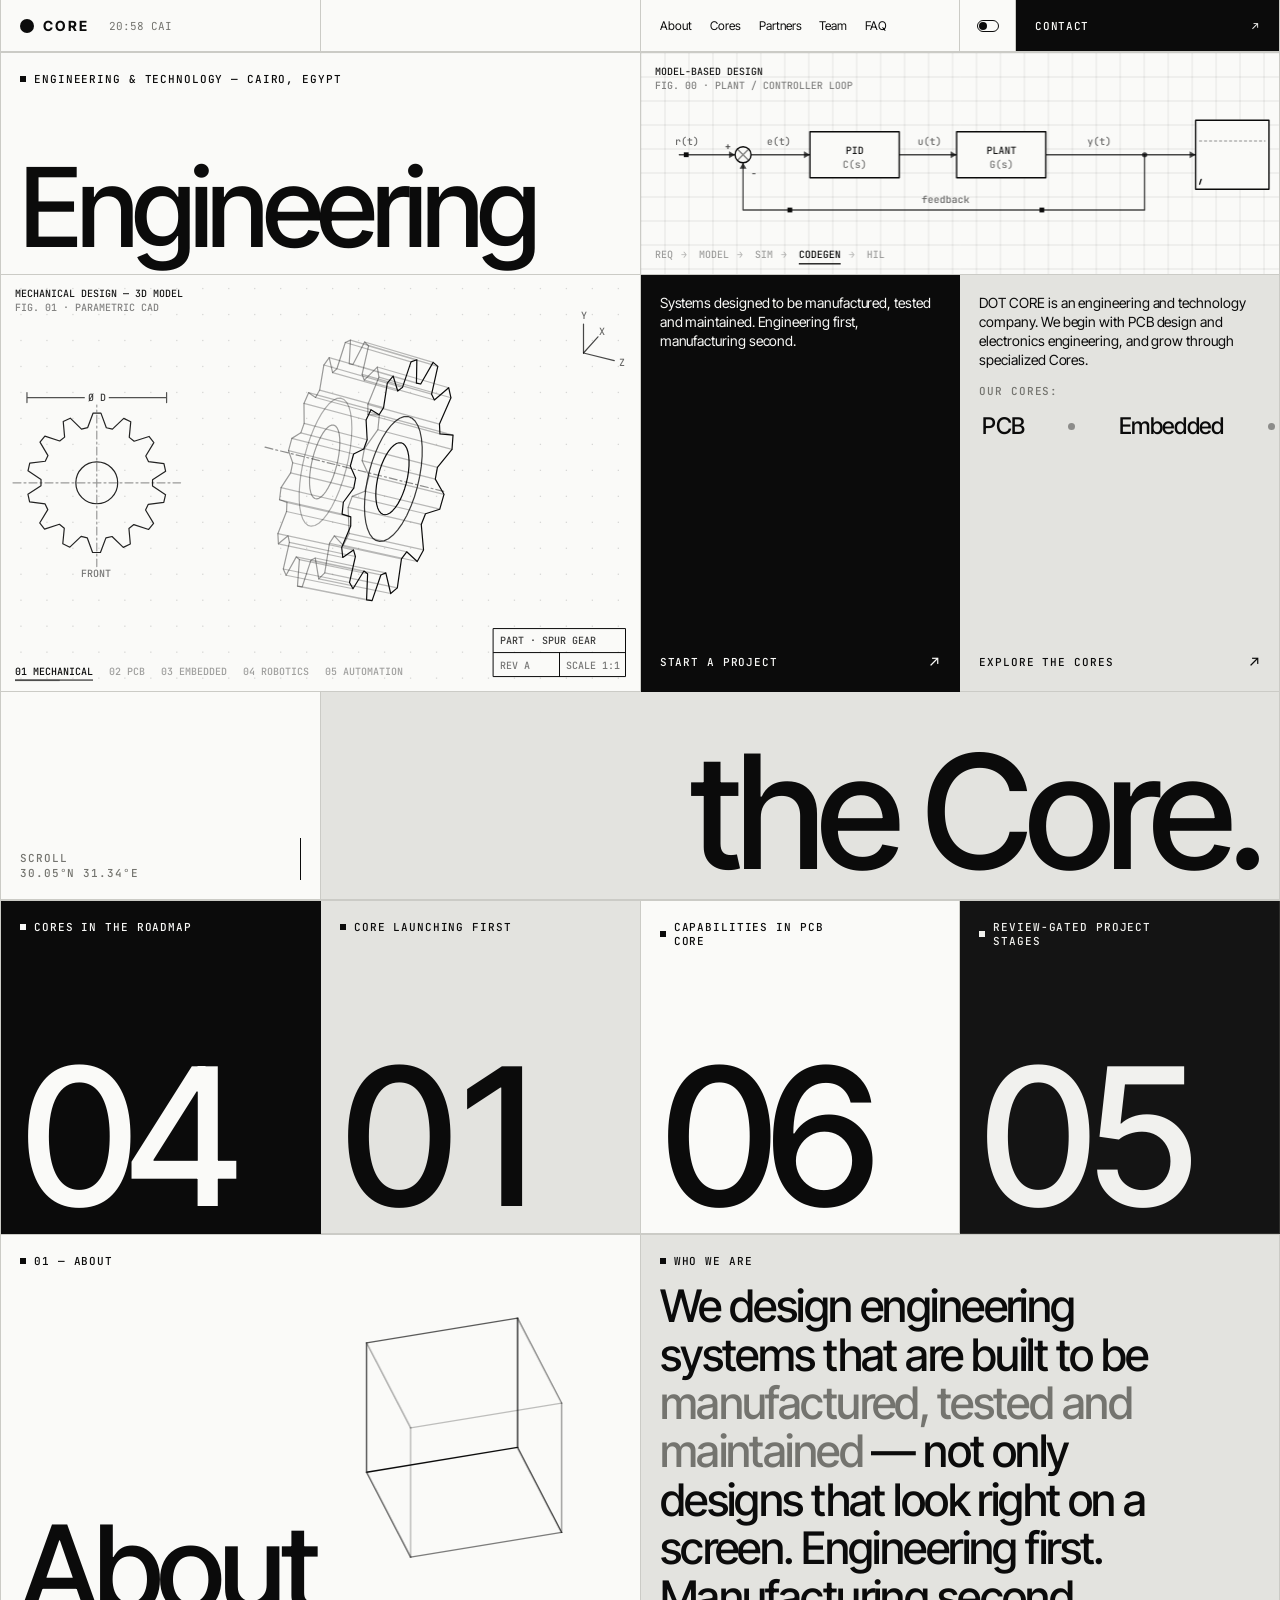
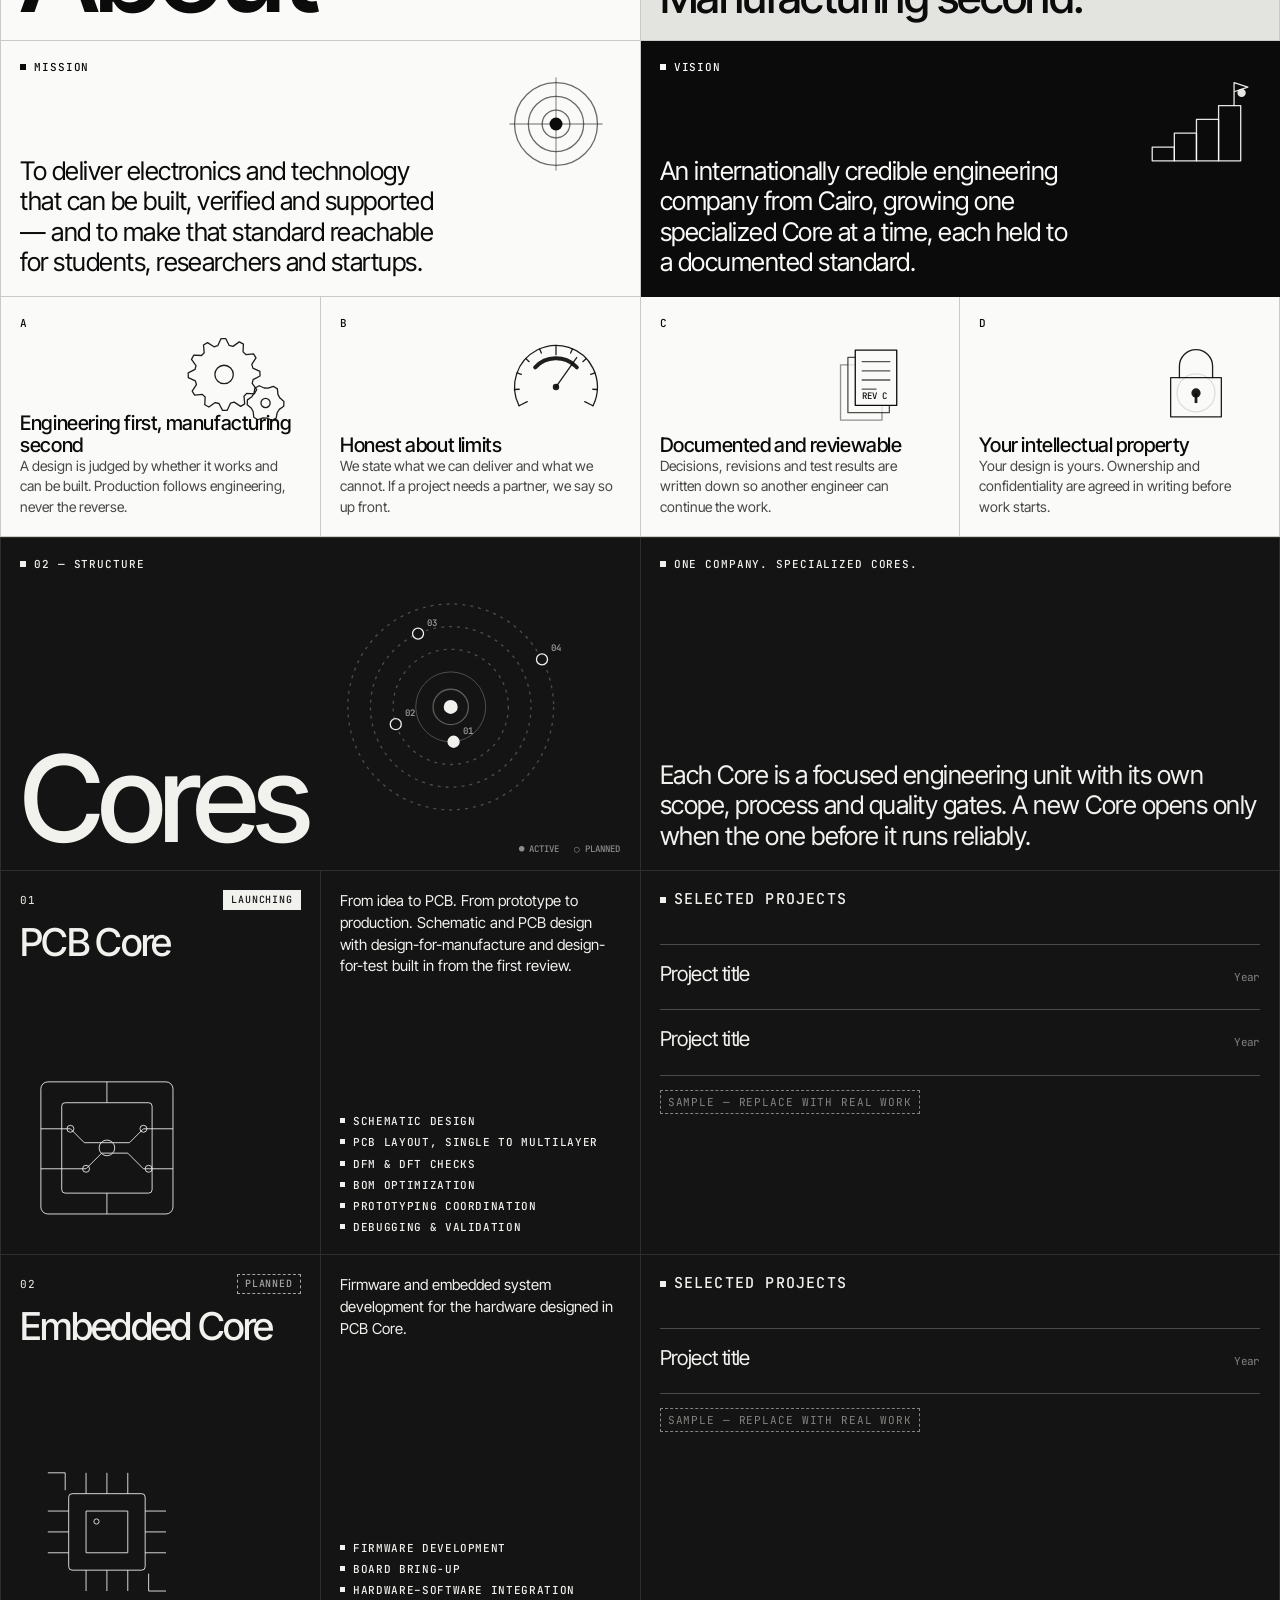
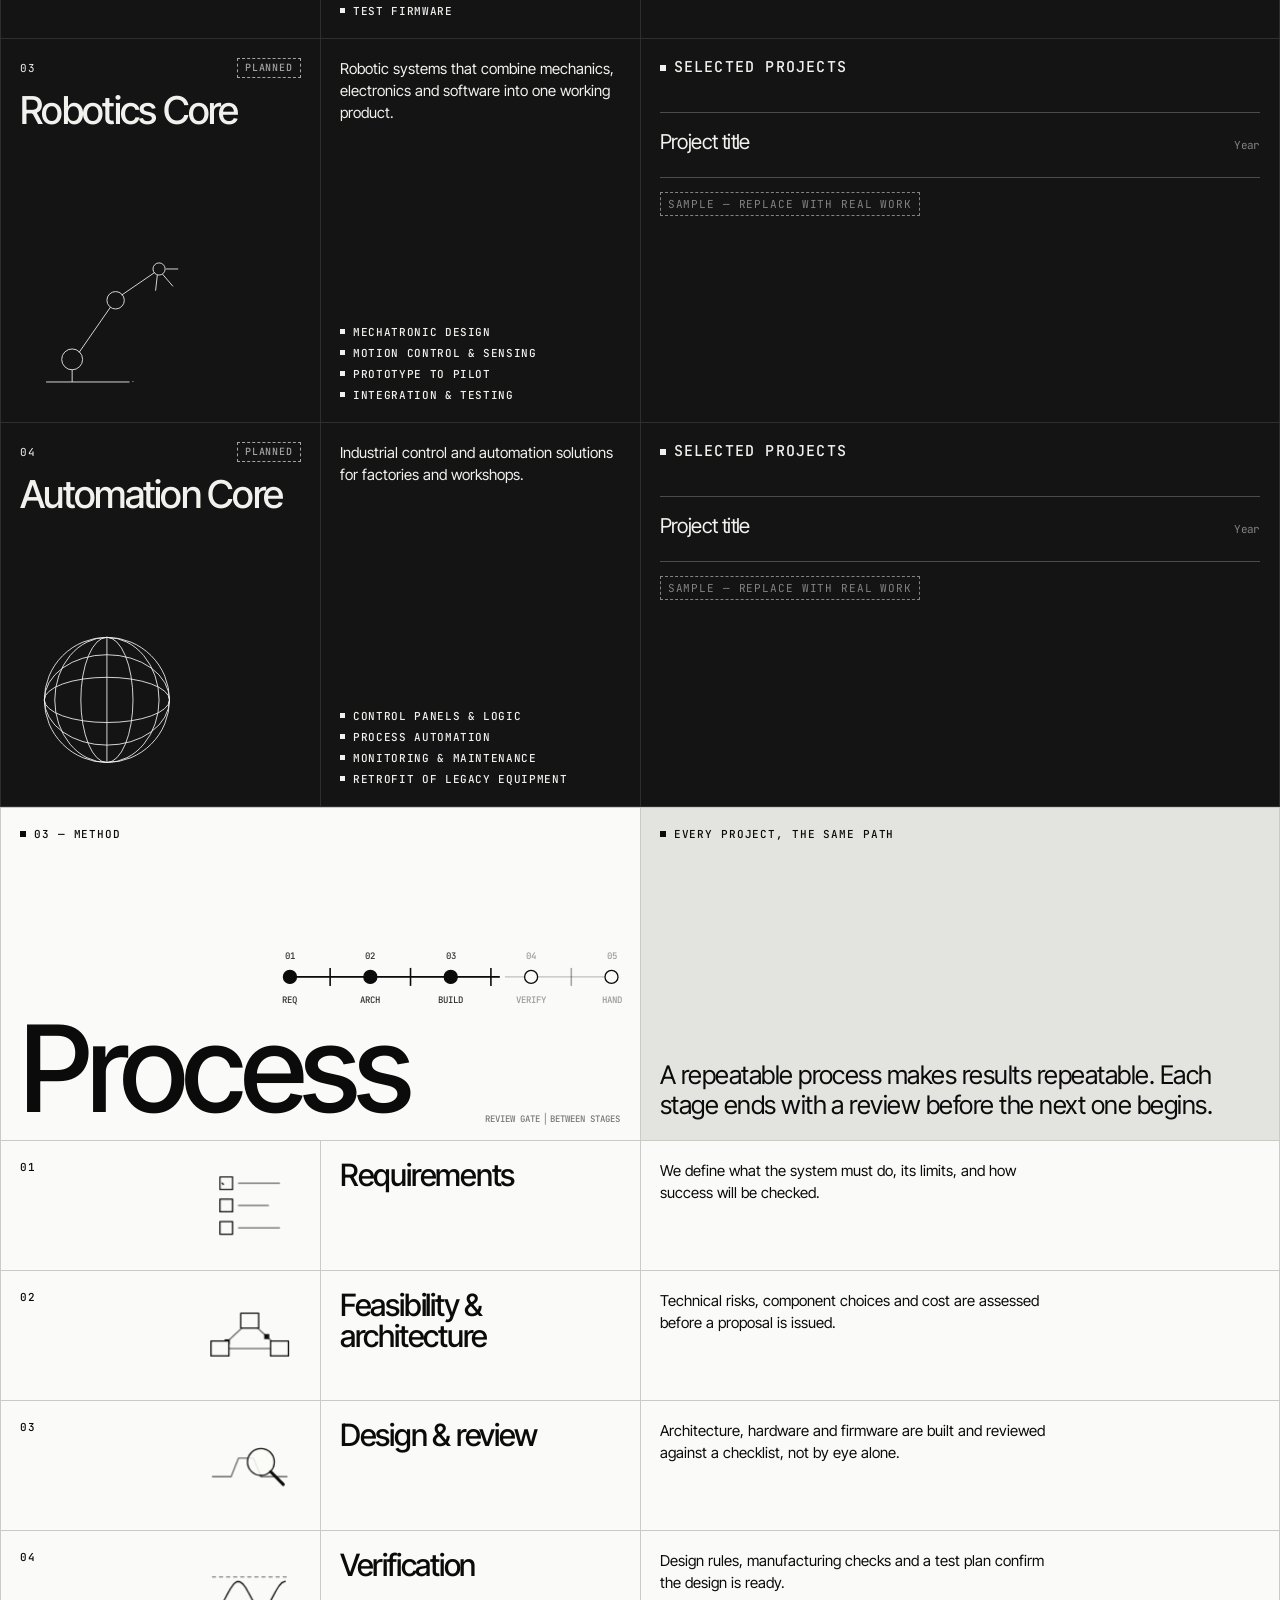
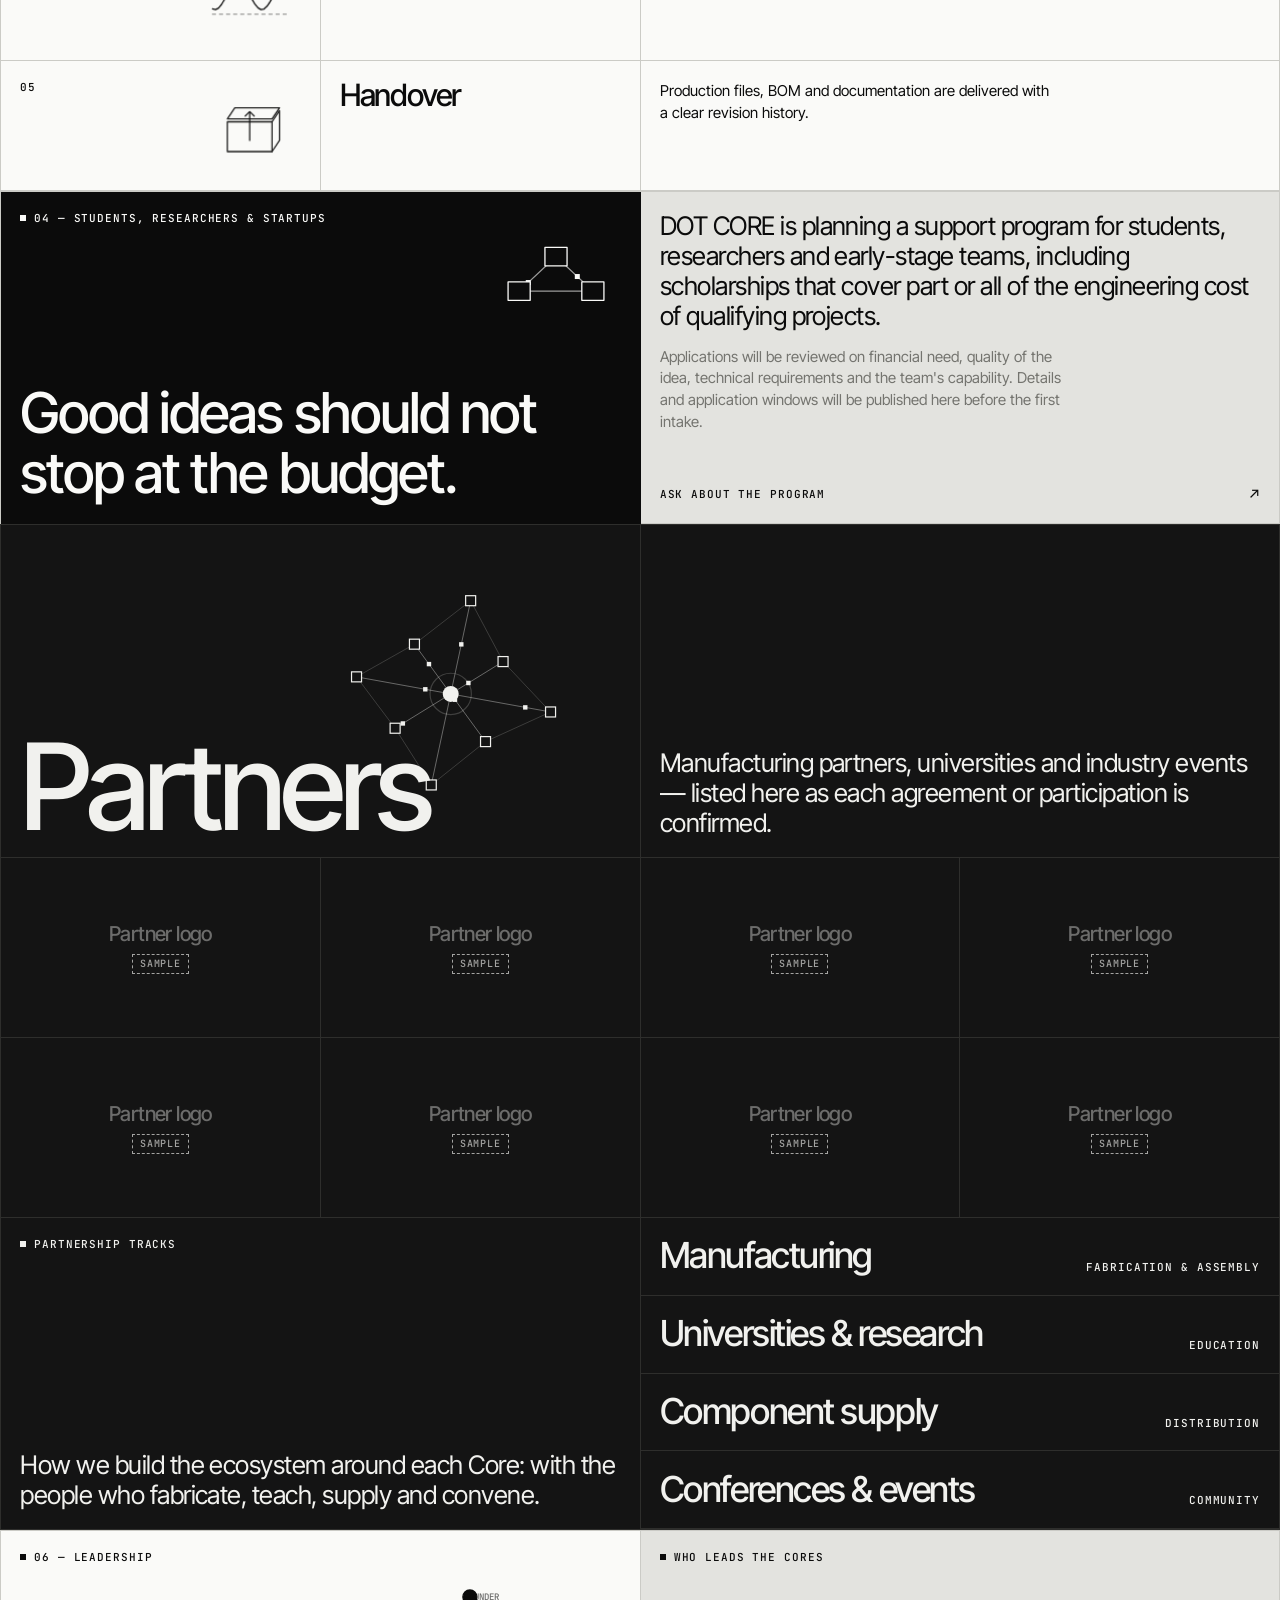
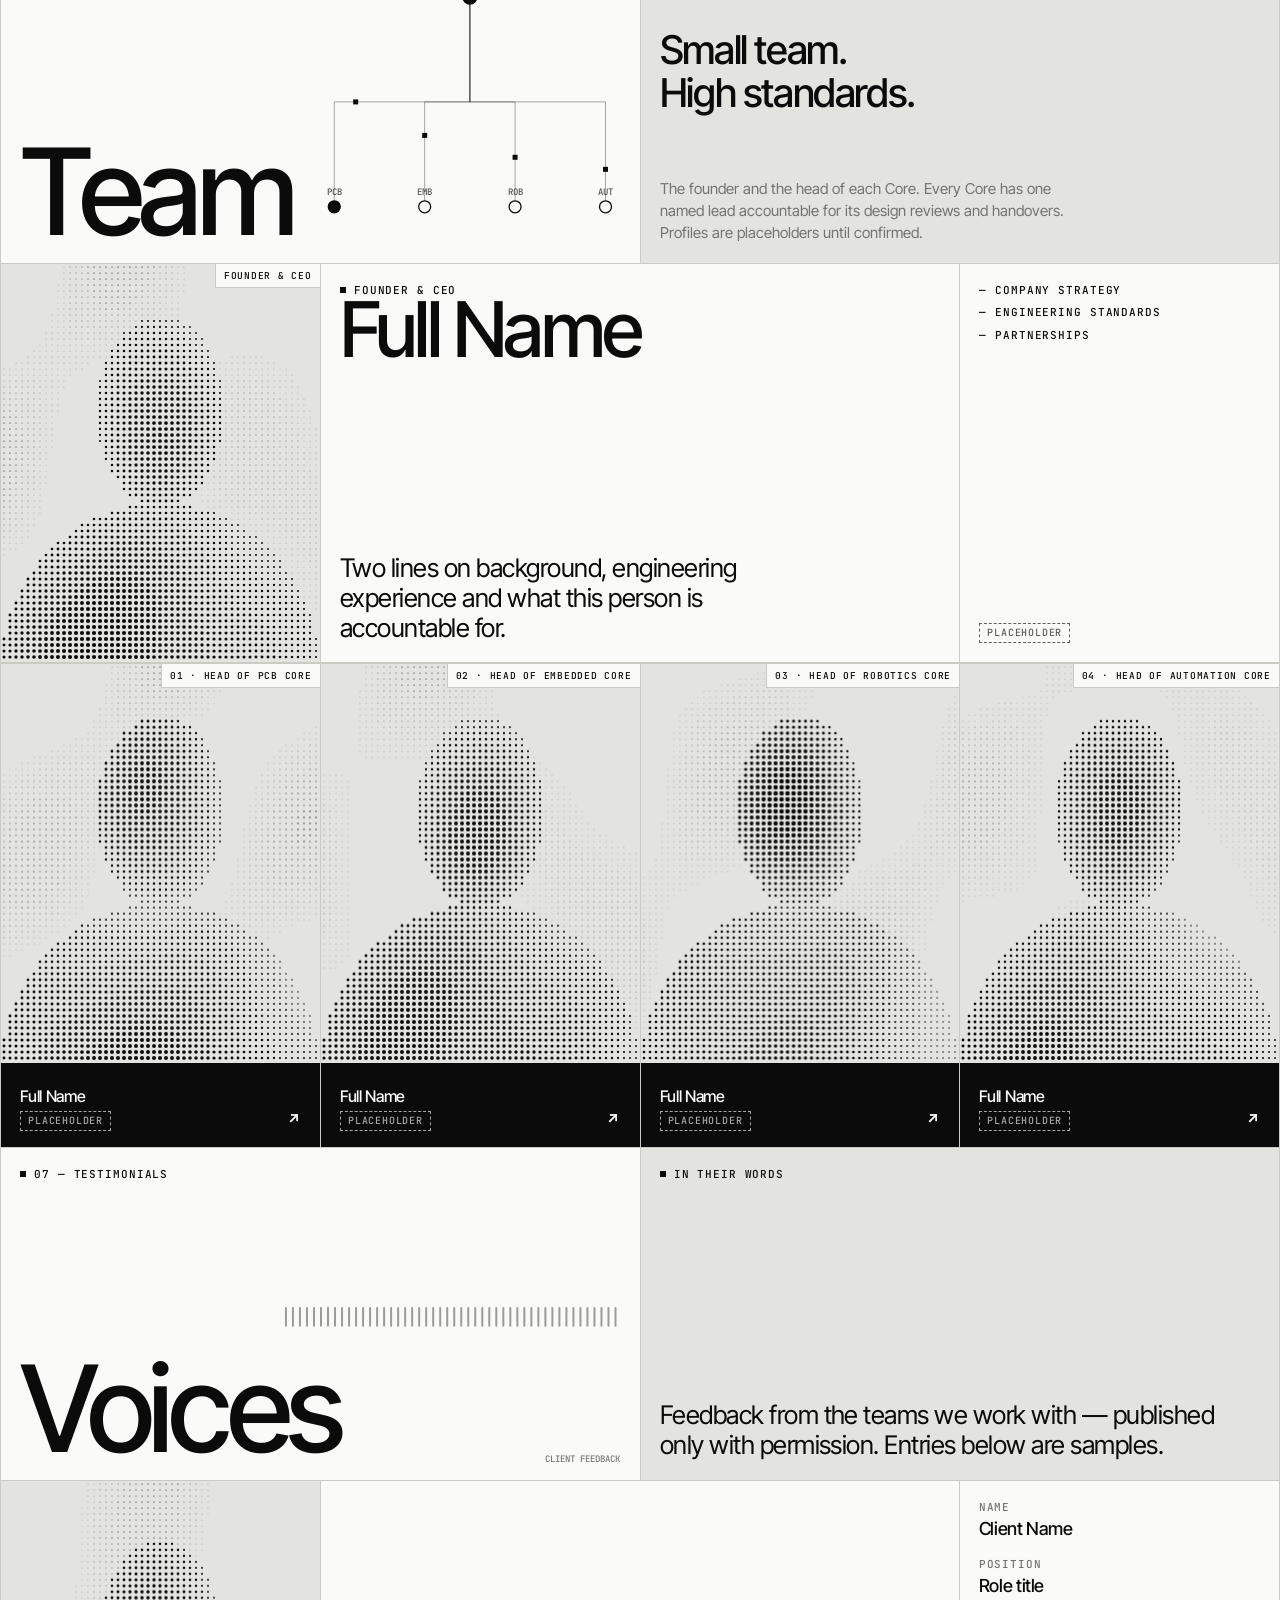
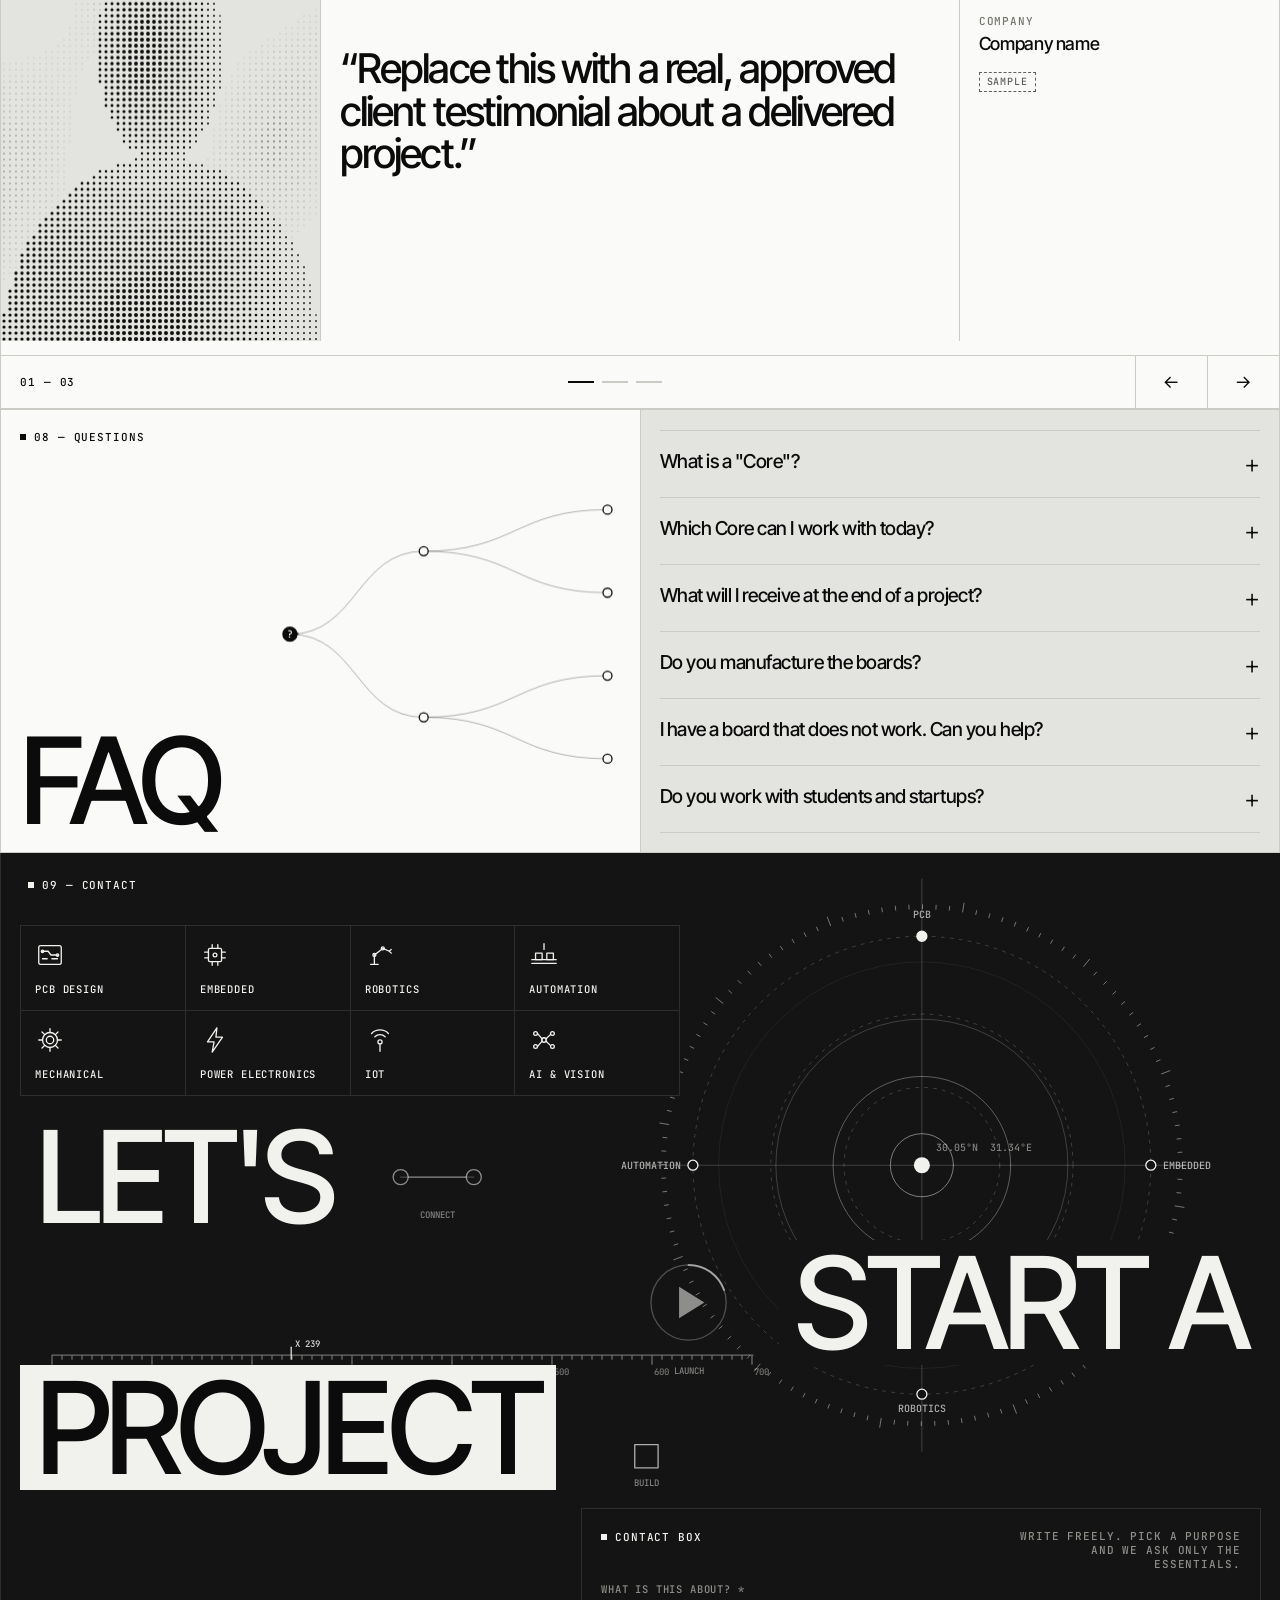
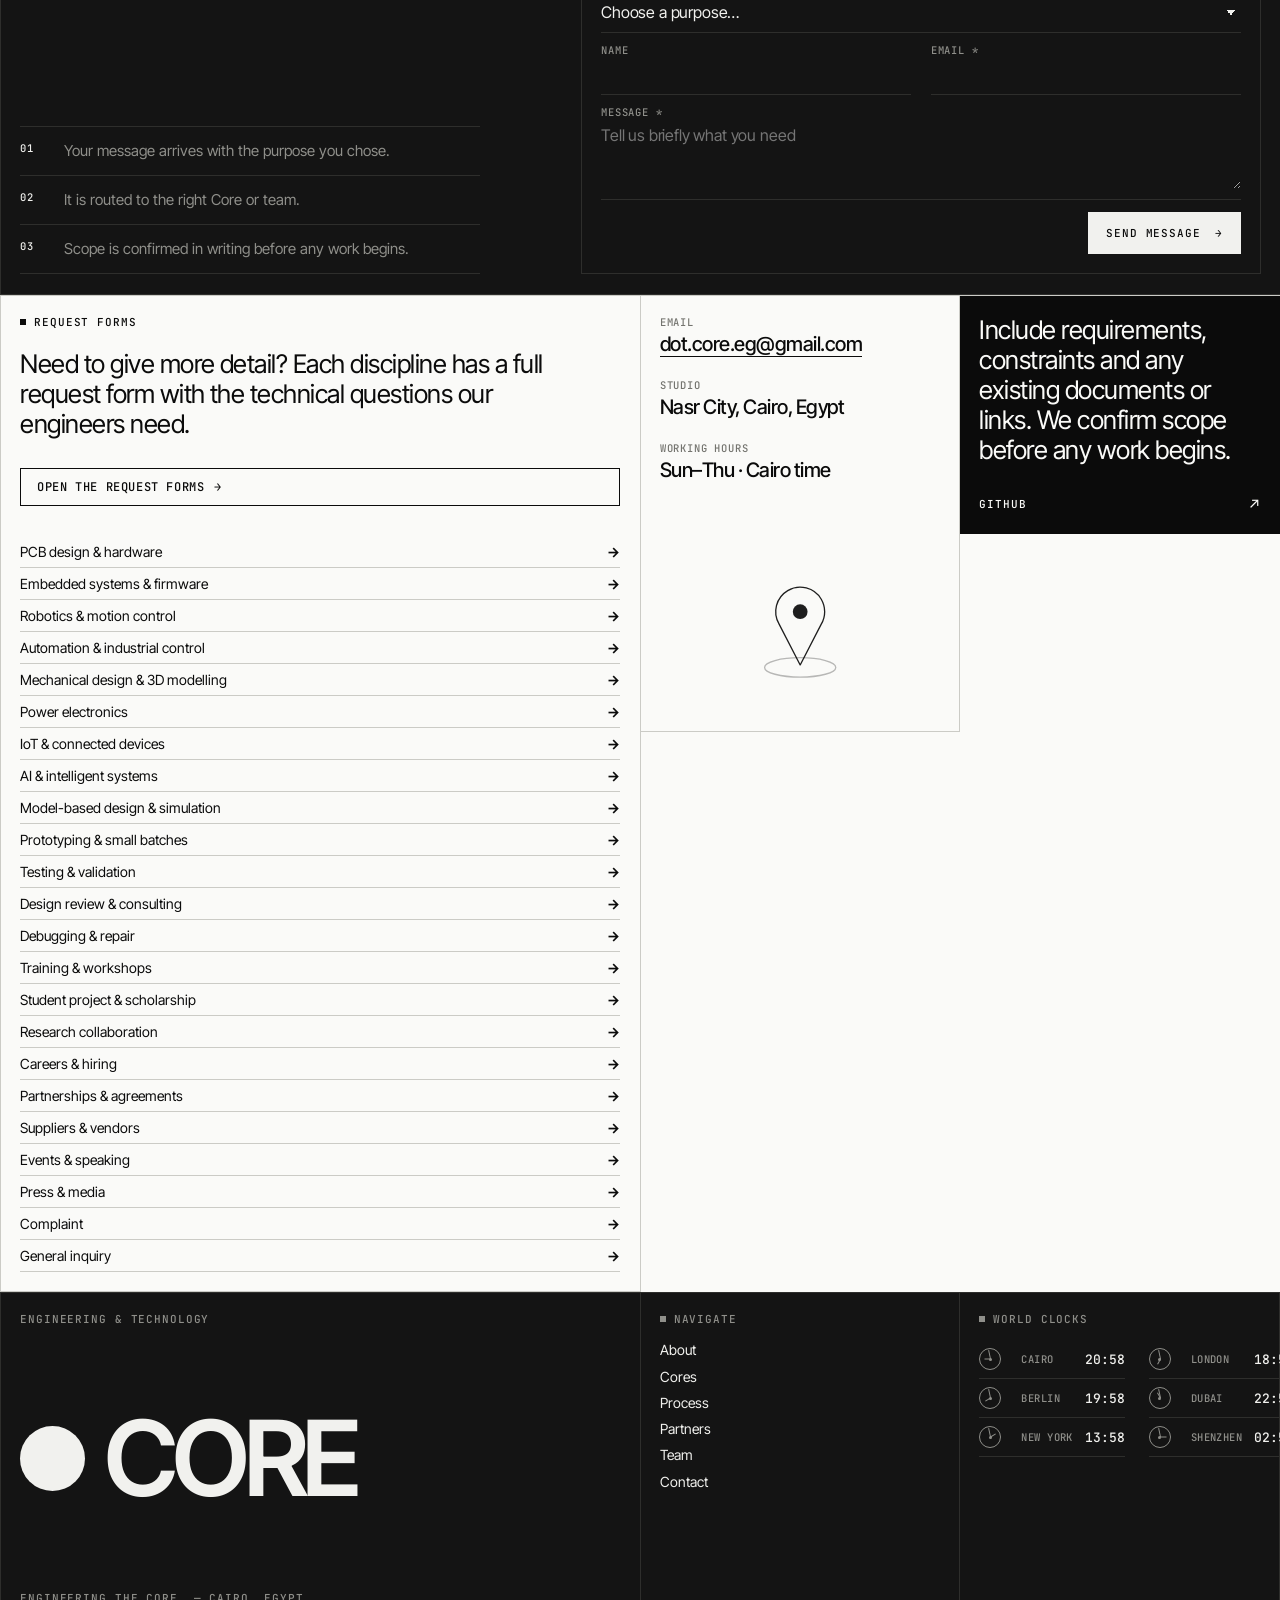
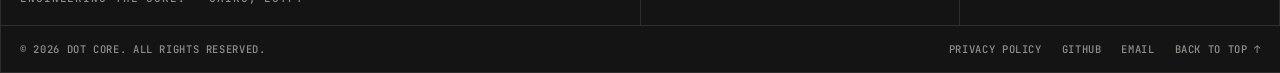
<file: index.html>
<!doctype html>
<html lang="en">
<head>
<meta charset="utf-8">
<meta name="viewport" content="width=device-width, initial-scale=1">
<title>DOT CORE — Engineering the Core.</title>
<meta name="description" content="DOT CORE is an engineering and technology company based in Cairo, Egypt. PCB design and electronics engineering first, growing through specialized Cores: Embedded, Robotics and Automation.">
<meta name="theme-color" content="#fafaf8">
<link rel="canonical" href="https://dotcoreeg.github.io/">
<meta property="og:type" content="website">
<meta property="og:site_name" content="DOT CORE">
<meta property="og:title" content="DOT CORE — Engineering the Core.">
<meta property="og:description" content="Engineering and technology company from Cairo, Egypt. PCB design and electronics engineering first, more Cores to follow.">
<meta property="og:url" content="https://dotcoreeg.github.io/">
<meta name="twitter:card" content="summary">
<link rel="icon" href="favicon.svg" type="image/svg+xml">
<link rel="preconnect" href="https://fonts.googleapis.com">
<link rel="preconnect" href="https://fonts.gstatic.com" crossorigin>
<link href="https://fonts.googleapis.com/css2?family=Inter+Tight:wght@300;400;500;600;700&family=JetBrains+Mono:wght@400;500&display=swap" rel="stylesheet">
<link rel="stylesheet" href="assets/css/style.css">
<script>try{var t=localStorage.getItem('dc-theme');if(t==='dark')document.documentElement.setAttribute('data-theme','dark')}catch(e){}</script>
<script type="application/ld+json">
{"@context":"https://schema.org","@type":"Organization","name":"DOT CORE","slogan":"Engineering the Core.","url":"https://dotcoreeg.github.io/","email":"dot.core.eg@gmail.com","address":{"@type":"PostalAddress","addressLocality":"Nasr City, Cairo","addressCountry":"EG"},"sameAs":["https://github.com/dotcoreeg"]}
</script>
</head>
<body>
<a class="skip" href="#main">Skip to content</a>

<header class="nav" id="nav">
  <div class="nav__c nav__brand">
    <a class="brand" href="#top" aria-label="DOT CORE home"><span class="brand__dot" aria-hidden="true"></span>CORE</a>
    <span class="nav__time"><time data-tz="Africa/Cairo">--:--</time> CAI</span>
  </div>
  <div class="nav__c nav__gap" aria-hidden="true"></div>
  <nav class="nav__c nav__links" id="navLinks" aria-label="Primary">
    <a href="#about">About</a>
    <a href="#cores">Cores</a>
    <a href="#partners">Partners</a>
    <a href="#team">Team</a>
    <a href="#faq">FAQ</a>
  </nav>
  <div class="nav__c nav__end">
    <button class="theme" id="theme" type="button" aria-label="Switch to dark theme"><i></i></button>
    <button class="nav__contact" id="openDrawer" type="button" aria-haspopup="dialog" aria-controls="drawer">Contact <b aria-hidden="true">↗</b></button>
    <button class="burger" id="burger" type="button" aria-label="Open menu" aria-expanded="false" aria-controls="navLinks"><span></span><span></span></button>
  </div>
</header>

<!-- CONTACT DRAWER -->
<div class="scrim" id="scrim" hidden></div>
<aside class="drawer dark" id="drawer" role="dialog" aria-modal="true" aria-label="Contact DOT CORE" aria-hidden="true">
  <div class="drawer__top"><span class="mono">Contact</span><button type="button" id="closeDrawer" aria-label="Close contact panel">✕</button></div>
  <div class="drawer__body">
    <p class="big">Tell us what the board must do.</p>
    <div class="drawer__row"><span class="mono mute">Email</span><a href="mailto:dot.core.eg@gmail.com">dot.core.eg@gmail.com</a><button type="button" class="copy" data-copy="dot.core.eg@gmail.com">Copy</button></div>
    <div class="drawer__row"><span class="mono mute">Studio</span><span>Nasr City, Cairo, Egypt</span></div>
    <div class="drawer__row"><span class="mono mute">GitHub</span><a href="https://github.com/dotcoreeg" rel="noopener">github.com/dotcoreeg</a></div>
    <a class="drawer__go" href="#contact" id="drawerGo">Open the inquiry form <b aria-hidden="true">↗</b></a>
  </div>
</aside>

<main id="main">

<!-- HERO -->
<section class="hero" id="top">
  <div class="frame">
    <div class="c hx-1 between">
      <p class="mono label">Engineering &amp; Technology — Cairo, Egypt</p>
      <h1 class="display"><span class="mask"><span>Engineering</span></span></h1>
    </div>
    <div class="c art hx-a1" aria-hidden="true"><canvas data-ht="mbd" data-seed="2"></canvas></div>

    <div class="c art hx-a2" aria-hidden="true">
      <canvas data-ht="cores" data-seed="7"></canvas>
    </div>
    <div class="c inv hx-b1 between">
      <p class="hero__sub">Systems designed to be manufactured, tested and maintained. Engineering first, manufacturing second.</p>
      <a class="cta-link" href="#contact">Start a project <b aria-hidden="true">↗</b></a>
    </div>
    <div class="c tint hx-b2 between">
      <div>
        <p class="hero__sub">DOT CORE is an engineering and technology company. We begin with PCB design and electronics engineering, and grow through specialized Cores.</p>
        <p class="mono mute" style="margin-top:14px">Our Cores:</p>
      </div>
      <div class="ticker" aria-label="PCB, Embedded, Robotics, Automation">
        <div class="ticker__row" aria-hidden="true">
          <span>PCB</span><span>Embedded</span><span>Robotics</span><span>Automation</span>
          <span>PCB</span><span>Embedded</span><span>Robotics</span><span>Automation</span>
          <span>PCB</span><span>Embedded</span><span>Robotics</span><span>Automation</span>
        </div>
      </div>
      <a class="cta-link" href="#cores">Explore the Cores <b aria-hidden="true">↗</b></a>
    </div>

    <div class="c hx-m"><div class="scrollcue"><p class="mono mute">Scroll<br>30.05°N 31.34°E</p><i aria-hidden="true"></i></div></div>
    <div class="c tint hx-x"><p class="display display--xl"><span class="mask"><span>the Core.</span></span></p></div>
  </div>
</section>

<!-- STATS -->
<section aria-label="DOT CORE at a glance">
  <div class="frame">
    <div class="c stat inv"><p class="mono label">Cores in the roadmap</p><p class="num" data-count="4" data-pad="2">04</p></div>
    <div class="c stat tint"><p class="mono label">Core launching first</p><p class="num" data-count="1" data-pad="2">01</p></div>
    <div class="c stat"><p class="mono label">Capabilities in PCB Core</p><p class="num" data-count="6" data-pad="2">06</p></div>
    <div class="c stat dark"><p class="mono label">Review-gated project stages</p><p class="num" data-count="5" data-pad="2">05</p></div>
  </div>
</section>

<!-- ABOUT -->
<section id="about">
  <div class="frame">
    <div class="c s2 head-c hasgl"><canvas class="gl gl--r" data-ht="glyph" data-g="cube" aria-hidden="true"></canvas><p class="mono label rv">01 — About</p><h2 class="title"><span class="mask"><span>About</span></span></h2></div>
    <div class="c s2 statement tint">
      <p class="mono label rv">Who we are</p>
      <p class="big rv">We design engineering systems that are built to be <em>manufactured, tested and maintained</em> — not only designs that look right on a screen. Engineering first. Manufacturing second.</p>
    </div>
    <div class="c s2 mv hasgl"><canvas class="gl gl--tr" data-ht="glyph" data-g="target" aria-hidden="true"></canvas><p class="mono label rv">Mission</p><p class="lead rv">To deliver electronics and technology that can be built, verified and supported — and to make that standard reachable for students, researchers and startups.</p></div>
    <div class="c s2 mv inv hasgl"><canvas class="gl gl--tr" data-ht="glyph" data-g="steps" aria-hidden="true"></canvas><p class="mono label rv">Vision</p><p class="lead rv">An internationally credible engineering company from Cairo, growing one specialized Core at a time, each held to a documented standard.</p></div>
    <div class="c pr hasgl"><canvas class="gl gl--tr" data-ht="glyph" data-g="gear" aria-hidden="true"></canvas><span class="mono">A</span><div><h3>Engineering first, manufacturing second</h3><p>A design is judged by whether it works and can be built. Production follows engineering, never the reverse.</p></div></div>
    <div class="c pr hasgl"><canvas class="gl gl--tr" data-ht="glyph" data-g="gauge" aria-hidden="true"></canvas><span class="mono">B</span><div><h3>Honest about limits</h3><p>We state what we can deliver and what we cannot. If a project needs a partner, we say so up front.</p></div></div>
    <div class="c pr hasgl"><canvas class="gl gl--tr" data-ht="glyph" data-g="revs" aria-hidden="true"></canvas><span class="mono">C</span><div><h3>Documented and reviewable</h3><p>Decisions, revisions and test results are written down so another engineer can continue the work.</p></div></div>
    <div class="c pr hasgl"><canvas class="gl gl--tr" data-ht="glyph" data-g="lock" aria-hidden="true"></canvas><span class="mono">D</span><div><h3>Your intellectual property</h3><p>Your design is yours. Ownership and confidentiality are agreed in writing before work starts.</p></div></div>
  </div>
</section>

<!-- CORES -->
<section id="cores" class="dark">
  <div class="frame">
    <div class="c s2 head-c mbg"><canvas data-ht="orbit" aria-hidden="true"></canvas><p class="mono label rv">02 — Structure</p><h2 class="title"><span class="mask"><span>Cores</span></span></h2></div>
    <div class="c s2 head-c"><p class="mono label rv">One company. Specialized Cores.</p><p class="lead rv">Each Core is a focused engineering unit with its own scope, process and quality gates. A new Core opens only when the one before it runs reliably.</p></div>
  </div>

  <article class="frame corerow">
    <div class="c cr-1">
      <div class="cr-top"><span class="n">01</span><span class="chip chip--on">Launching</span></div>
      <h3>PCB Core</h3>
      <svg class="ill draw" viewBox="0 0 200 200" fill="none" stroke="currentColor" stroke-width="1" aria-hidden="true">
        <rect x="24" y="24" width="152" height="152" rx="8"/><rect x="48" y="48" width="104" height="104" rx="4"/>
        <path d="M24 78h34l16 16h52l16-16h34M24 124h52l18-18h30l18 18h34M100 48V24M100 176v-24"/>
        <circle cx="58" cy="78" r="4"/><circle cx="142" cy="78" r="4"/><circle cx="76" cy="124" r="4"/><circle cx="148" cy="124" r="4"/><circle cx="100" cy="100" r="9"/>
      </svg>
    </div>
    <div class="c cr-2">
      <p>From idea to PCB. From prototype to production. Schematic and PCB design with design-for-manufacture and design-for-test built in from the first review.</p>
      <ul><li>Schematic design</li><li>PCB layout, single to multilayer</li><li>DFM &amp; DFT checks</li><li>BOM optimization</li><li>Prototyping coordination</li><li>Debugging &amp; validation</li></ul>
    </div>
    <div class="c s2 cr-3" data-placeholder>
      <p class="mono label">Selected projects</p>
      <ul class="proj"><li>Project title <span>Year</span></li><li>Project title <span>Year</span></li><li><span class="chip chip--dash">Sample — replace with real work</span></li></ul>
    </div>
  </article>

  <article class="frame corerow">
    <div class="c cr-1">
      <div class="cr-top"><span class="n">02</span><span class="chip chip--dash">Planned</span></div>
      <h3>Embedded Core</h3>
      <svg class="ill draw" viewBox="0 0 200 200" fill="none" stroke="currentColor" stroke-width="1" aria-hidden="true">
        <rect x="56" y="56" width="88" height="88" rx="4"/><rect x="76" y="76" width="48" height="48"/><circle cx="88" cy="88" r="3"/>
        <path d="M76 56V32M100 56V32M124 56V32M76 144v24M100 144v24M124 144v24M56 76H32M56 100H32M56 124H32M144 76h24M144 100h24M144 124h24"/>
        <path d="M32 32h20v20M168 168h-20v-20"/>
      </svg>
    </div>
    <div class="c cr-2">
      <p>Firmware and embedded system development for the hardware designed in PCB Core.</p>
      <ul><li>Firmware development</li><li>Board bring-up</li><li>Hardware–software integration</li><li>Test firmware</li></ul>
    </div>
    <div class="c s2 cr-3" data-placeholder>
      <p class="mono label">Selected projects</p>
      <ul class="proj"><li>Project title <span>Year</span></li><li><span class="chip chip--dash">Sample — replace with real work</span></li></ul>
    </div>
  </article>

  <article class="frame corerow">
    <div class="c cr-1">
      <div class="cr-top"><span class="n">03</span><span class="chip chip--dash">Planned</span></div>
      <h3>Robotics Core</h3>
      <svg class="ill draw" viewBox="0 0 200 200" fill="none" stroke="currentColor" stroke-width="1" aria-hidden="true">
        <path d="M30 176h96M60 176v-14"/><circle cx="60" cy="150" r="12"/><path d="M68 142l36-52"/><circle cx="110" cy="82" r="10"/><path d="M117 76l38-26"/><circle cx="160" cy="46" r="7"/>
        <path d="M164 52l12 14M158 53l-2 18M168 46h14"/><path d="M130 176a40 40 0 0 0 0-1"/>
      </svg>
    </div>
    <div class="c cr-2">
      <p>Robotic systems that combine mechanics, electronics and software into one working product.</p>
      <ul><li>Mechatronic design</li><li>Motion control &amp; sensing</li><li>Prototype to pilot</li><li>Integration &amp; testing</li></ul>
    </div>
    <div class="c s2 cr-3" data-placeholder>
      <p class="mono label">Selected projects</p>
      <ul class="proj"><li>Project title <span>Year</span></li><li><span class="chip chip--dash">Sample — replace with real work</span></li></ul>
    </div>
  </article>

  <article class="frame corerow">
    <div class="c cr-1">
      <div class="cr-top"><span class="n">04</span><span class="chip chip--dash">Planned</span></div>
      <h3>Automation Core</h3>
      <svg class="ill draw spin" viewBox="0 0 200 200" fill="none" stroke="currentColor" stroke-width="1" aria-hidden="true">
        <circle cx="100" cy="100" r="72"/><ellipse cx="100" cy="100" rx="72" ry="26"/><ellipse cx="100" cy="100" rx="72" ry="52"/>
        <ellipse cx="100" cy="100" rx="60" ry="72"/><ellipse cx="100" cy="100" rx="30" ry="72"/><path d="M100 28v144"/>
      </svg>
    </div>
    <div class="c cr-2">
      <p>Industrial control and automation solutions for factories and workshops.</p>
      <ul><li>Control panels &amp; logic</li><li>Process automation</li><li>Monitoring &amp; maintenance</li><li>Retrofit of legacy equipment</li></ul>
    </div>
    <div class="c s2 cr-3" data-placeholder>
      <p class="mono label">Selected projects</p>
      <ul class="proj"><li>Project title <span>Year</span></li><li><span class="chip chip--dash">Sample — replace with real work</span></li></ul>
    </div>
  </article>
</section>

<!-- PROCESS -->
<section id="process">
  <div class="frame">
    <div class="c s2 head-c mbg"><canvas data-ht="flow" aria-hidden="true"></canvas><p class="mono label rv">03 — Method</p><h2 class="title"><span class="mask"><span>Process</span></span></h2></div>
    <div class="c s2 head-c tint"><p class="mono label rv">Every project, the same path</p><p class="lead rv">A repeatable process makes results repeatable. Each stage ends with a review before the next one begins.</p></div>
  </div>
  <div class="frame step"><div class="c hasgl"><canvas class="gl gl--sm" data-ht="glyph" data-g="check" aria-hidden="true"></canvas><span class="mono">01</span></div><div class="c"><h3>Requirements</h3></div><div class="c s2"><p>We define what the system must do, its limits, and how success will be checked.</p></div></div>
  <div class="frame step"><div class="c hasgl"><canvas class="gl gl--sm" data-ht="glyph" data-g="blocks" aria-hidden="true"></canvas><span class="mono">02</span></div><div class="c"><h3>Feasibility &amp; architecture</h3></div><div class="c s2"><p>Technical risks, component choices and cost are assessed before a proposal is issued.</p></div></div>
  <div class="frame step"><div class="c hasgl"><canvas class="gl gl--sm" data-ht="glyph" data-g="magnify" aria-hidden="true"></canvas><span class="mono">03</span></div><div class="c"><h3>Design &amp; review</h3></div><div class="c s2"><p>Architecture, hardware and firmware are built and reviewed against a checklist, not by eye alone.</p></div></div>
  <div class="frame step"><div class="c hasgl"><canvas class="gl gl--sm" data-ht="glyph" data-g="wave" aria-hidden="true"></canvas><span class="mono">04</span></div><div class="c"><h3>Verification</h3></div><div class="c s2"><p>Design rules, manufacturing checks and a test plan confirm the design is ready.</p></div></div>
  <div class="frame step"><div class="c hasgl"><canvas class="gl gl--sm" data-ht="glyph" data-g="box" aria-hidden="true"></canvas><span class="mono">05</span></div><div class="c"><h3>Handover</h3></div><div class="c s2"><p>Production files, BOM and documentation are delivered with a clear revision history.</p></div></div>
</section>

<!-- SUPPORT -->
<section id="support" class="support">
  <div class="frame">
    <div class="c s2 inv head-c hasgl"><canvas class="gl gl--tr" data-ht="glyph" data-g="blocks" aria-hidden="true"></canvas><p class="mono label rv">04 — Students, researchers &amp; startups</p><h2 class="big rv">Good ideas should not stop at the budget.</h2></div>
    <div class="c s2 head-c tint">
      <p class="lead rv">DOT CORE is planning a support program for students, researchers and early-stage teams, including scholarships that cover part or all of the engineering cost of qualifying projects.</p>
      <p class="mute rv">Applications will be reviewed on financial need, quality of the idea, technical requirements and the team's capability. Details and application windows will be published here before the first intake.</p>
      <a class="cta-link" href="mailto:dot.core.eg@gmail.com?subject=Student%20or%20Scholarship%20Inquiry">Ask about the program <b aria-hidden="true">↗</b></a>
    </div>
  </div>
</section>

<!-- PARTNERS -->
<section id="partners" class="dark">
  <div class="frame">
    <div class="c s2 head-c vbg mbg"><canvas data-ht="network" aria-hidden="true"></canvas><video src="assets/video/network.mp4" autoplay muted loop playsinline preload="metadata" aria-hidden="true"></video><p class="mono label rv">05 — Ecosystem</p><h2 class="title"><span class="mask"><span>Partners</span></span></h2></div>
    <div class="c s2 head-c"><p class="mono label rv">Agreements, relationships &amp; events</p><p class="lead rv">Manufacturing partners, universities and industry events — listed here as each agreement or participation is confirmed.</p></div>
  </div>
  <div class="frame logos" data-placeholder>
    <div class="c logo"><b>Partner logo</b><span class="chip chip--dash">Sample</span></div>
    <div class="c logo"><b>Partner logo</b><span class="chip chip--dash">Sample</span></div>
    <div class="c logo"><b>Partner logo</b><span class="chip chip--dash">Sample</span></div>
    <div class="c logo"><b>Partner logo</b><span class="chip chip--dash">Sample</span></div>
    <div class="c logo"><b>Partner logo</b><span class="chip chip--dash">Sample</span></div>
    <div class="c logo"><b>Partner logo</b><span class="chip chip--dash">Sample</span></div>
    <div class="c logo"><b>Partner logo</b><span class="chip chip--dash">Sample</span></div>
    <div class="c logo"><b>Partner logo</b><span class="chip chip--dash">Sample</span></div>
  </div>
  <div class="frame">
    <div class="c s2 between"><p class="mono label">Partnership tracks</p><p class="lead">How we build the ecosystem around each Core: with the people who fabricate, teach, supply and convene.</p></div>
    <div class="c s2 list-c list">
      <div class="li"><h3>Manufacturing</h3><span class="mono">Fabrication &amp; assembly</span></div>
      <div class="li"><h3>Universities &amp; research</h3><span class="mono">Education</span></div>
      <div class="li"><h3>Component supply</h3><span class="mono">Distribution</span></div>
      <div class="li"><h3>Conferences &amp; events</h3><span class="mono">Community</span></div>
    </div>
  </div>
</section>

<!-- TEAM -->
<section id="team">
  <div class="frame">
    <div class="c s2 head-c mbg"><canvas data-ht="net" aria-hidden="true"></canvas><p class="mono label rv">06 — Leadership</p><h2 class="title"><span class="mask"><span>Team</span></span></h2></div>
    <div class="c s2 head-c tint"><p class="mono label rv">Who leads the Cores</p><p class="big rv">Small team.<br>High standards.</p><p class="mute rv">The founder and the head of each Core. Every Core has one named lead accountable for its design reviews and handovers. Profiles are placeholders until confirmed.</p></div>
  </div>
  <div class="frame founder" data-placeholder>
    <article class="c person"><div class="person__ph"><canvas data-ht="person" data-step="6" data-seed="8" aria-hidden="true"></canvas><span class="role">Founder &amp; CEO</span></div></article>
    <div class="c s2 between"><div><p class="mono label">Founder &amp; CEO</p><p class="title" style="font-size:clamp(40px,6vw,110px)">Full Name</p></div><p class="lead" style="max-width:30ch">Two lines on background, engineering experience and what this person is accountable for.</p></div>
    <div class="c between"><ul class="mono" style="display:flex;flex-direction:column;gap:8px"><li>— Company strategy</li><li>— Engineering standards</li><li>— Partnerships</li></ul><span class="chip chip--dash" style="align-self:flex-start">Placeholder</span></div>
  </div>
  <div class="team-wrap">
    <div class="frame team" data-placeholder>
      <article class="c person"><div class="person__ph"><canvas data-ht="person" data-step="6" data-seed="1" aria-hidden="true"></canvas><span class="role">01 · Head of PCB Core</span></div><div class="person__bar"><div><h3>Full Name</h3><span class="chip chip--dash" style="margin-top:6px">Placeholder</span></div><b aria-hidden="true">↗</b></div></article>
      <article class="c person"><div class="person__ph"><canvas data-ht="person" data-step="6" data-seed="2" aria-hidden="true"></canvas><span class="role">02 · Head of Embedded Core</span></div><div class="person__bar"><div><h3>Full Name</h3><span class="chip chip--dash" style="margin-top:6px">Placeholder</span></div><b aria-hidden="true">↗</b></div></article>
      <article class="c person"><div class="person__ph"><canvas data-ht="person" data-step="6" data-seed="3" aria-hidden="true"></canvas><span class="role">03 · Head of Robotics Core</span></div><div class="person__bar"><div><h3>Full Name</h3><span class="chip chip--dash" style="margin-top:6px">Placeholder</span></div><b aria-hidden="true">↗</b></div></article>
      <article class="c person"><div class="person__ph"><canvas data-ht="person" data-step="6" data-seed="4" aria-hidden="true"></canvas><span class="role">04 · Head of Automation Core</span></div><div class="person__bar"><div><h3>Full Name</h3><span class="chip chip--dash" style="margin-top:6px">Placeholder</span></div><b aria-hidden="true">↗</b></div></article>
    </div>
  </div>
</section>

<!-- VOICES -->
<section id="voices" aria-roledescription="carousel" aria-label="Client testimonials">
  <div class="frame">
    <div class="c s2 head-c mbg"><canvas data-ht="voices" aria-hidden="true"></canvas><p class="mono label rv">07 — Testimonials</p><h2 class="title"><span class="mask"><span>Voices</span></span></h2></div>
    <div class="c s2 head-c tint"><p class="mono label rv">In their words</p><p class="lead rv">Feedback from the teams we work with — published only with permission. Entries below are samples.</p></div>
    <div class="c s4 slider" data-placeholder>
      <div class="slides" id="slides">
        <figure class="slide" role="group" aria-roledescription="slide" aria-label="1 of 3">
          <div class="slide__ph"><canvas data-ht="person" data-step="6" data-seed="5" aria-hidden="true"></canvas></div>
          <blockquote>“Replace this with a real, approved client testimonial about a delivered project.”</blockquote>
          <figcaption><p class="mono mute">Name</p><p>Client Name</p><p class="mono mute">Position</p><p>Role title</p><p class="mono mute">Company</p><p>Company name</p><span class="chip chip--dash" style="align-self:flex-start">Sample</span></figcaption>
        </figure>
        <figure class="slide" role="group" aria-roledescription="slide" aria-label="2 of 3" aria-hidden="true">
          <div class="slide__ph"><canvas data-ht="person" data-step="6" data-seed="6" aria-hidden="true"></canvas></div>
          <blockquote>“A second testimonial goes here. Keep it specific: what was delivered and what changed.”</blockquote>
          <figcaption><p class="mono mute">Name</p><p>Client Name</p><p class="mono mute">Position</p><p>Role title</p><p class="mono mute">Company</p><p>Company name</p><span class="chip chip--dash" style="align-self:flex-start">Sample</span></figcaption>
        </figure>
        <figure class="slide" role="group" aria-roledescription="slide" aria-label="3 of 3" aria-hidden="true">
          <div class="slide__ph"><canvas data-ht="person" data-step="6" data-seed="7" aria-hidden="true"></canvas></div>
          <blockquote>“A third testimonial goes here, from a student, researcher or startup team.”</blockquote>
          <figcaption><p class="mono mute">Name</p><p>Client Name</p><p class="mono mute">Position</p><p>Role title</p><p class="mono mute">Company</p><p>Company name</p><span class="chip chip--dash" style="align-self:flex-start">Sample</span></figcaption>
        </figure>
      </div>
      <div class="slider__ctl">
        <span class="mono"><span id="sCur">01</span> — <span id="sTot">03</span></span>
        <div class="dots" id="dots" role="tablist" aria-label="Choose testimonial"></div>
        <div class="slider__btns"><button type="button" id="sPrev" aria-label="Previous testimonial">←</button><button type="button" id="sNext" aria-label="Next testimonial">→</button></div>
      </div>
    </div>
  </div>
</section>

<!-- FAQ -->
<section id="faq">
  <div class="frame">
    <div class="c s2 head-c mbg"><canvas data-ht="faq" aria-hidden="true"></canvas><p class="mono label rv">08 — Questions</p><h2 class="title"><span class="mask"><span>FAQ</span></span></h2></div>
    <div class="c s2 head-c tint faqc" style="justify-content:flex-start">
      <div class="faq">
        <details><summary>What is a "Core"?</summary><p>A Core is a specialized engineering unit inside DOT CORE, such as PCB Core. Each has its own scope, process and quality checks. New Cores open when the existing ones are stable.</p></details>
        <details><summary>Which Core can I work with today?</summary><p>PCB Core is the first Core and is in its launch phase. Send an inquiry and we will confirm availability and scope for your project.</p></details>
        <details><summary>What will I receive at the end of a project?</summary><p>Depending on scope: schematics, PCB layout files, manufacturing files, a bill of materials and design documentation. Exact deliverables are listed in the proposal.</p></details>
        <details><summary>Do you manufacture the boards?</summary><p>Our focus is design and engineering. Fabrication and assembly are coordinated per project, and the scope is agreed in the proposal before work begins.</p></details>
        <details><summary>I have a board that does not work. Can you help?</summary><p>Yes. Debugging and repair review is a separate request type. Describe the fault and include any schematics or photos you have.</p></details>
        <details><summary>Do you work with students and startups?</summary><p>Yes. See the support section, or write to us with a short description of your project.</p></details>
      </div>
    </div>
  </div>
</section>

<!-- CONTACT -->
<section id="contact">
  <div class="cta dark">
    <canvas data-ht="beacon" data-seed="5" aria-hidden="true"></canvas>
    <p class="mono label" style="position:absolute;top:var(--pad);left:var(--pad);background:var(--bg);padding:6px 8px">09 — Contact</p>
        <div class="disc" id="disc" role="group" aria-label="Choose a discipline">
      <button type="button" class="tile" data-spec="pcb" aria-pressed="false"><svg viewBox="0 0 32 32" width="30" height="30" fill="none" stroke="currentColor" stroke-width="1.4" stroke-linecap="round" stroke-linejoin="round" aria-hidden="true"><rect x="4" y="6" width="24" height="20" rx="2"/><path class="tr" d="M8 12h6l3 4h7M8 20h5M18 20h6"/><circle cx="8" cy="12" r="1.3"/><circle cx="24" cy="16" r="1.3"/></svg><span>PCB design</span></button>
      <button type="button" class="tile" data-spec="embedded" aria-pressed="false"><svg viewBox="0 0 32 32" width="30" height="30" fill="none" stroke="currentColor" stroke-width="1.4" stroke-linecap="round" stroke-linejoin="round" aria-hidden="true"><rect x="9" y="9" width="14" height="14" rx="1.5"/><path d="M13 9V5M19 9V5M13 27v-4M19 27v-4M9 13H5M9 19H5M27 13h-4M27 19h-4"/><circle class="pulse" cx="16" cy="16" r="2"/></svg><span>Embedded</span></button>
      <button type="button" class="tile" data-spec="robotics" aria-pressed="false"><svg viewBox="0 0 32 32" width="30" height="30" fill="none" stroke="currentColor" stroke-width="1.4" stroke-linecap="round" stroke-linejoin="round" aria-hidden="true"><path d="M6 26h8"/><g class="arm"><path d="M10 26V16l9-7 7 3"/><circle cx="10" cy="16" r="1.6"/><circle cx="19" cy="9" r="1.6"/><path d="M26 12l2-2M26 12l2 2"/></g></svg><span>Robotics</span></button>
      <button type="button" class="tile" data-spec="automation" aria-pressed="false"><svg viewBox="0 0 32 32" width="30" height="30" fill="none" stroke="currentColor" stroke-width="1.4" stroke-linecap="round" stroke-linejoin="round" aria-hidden="true"><path d="M3 21h26M3 25h26"/><rect class="box" x="7" y="14" width="7" height="7"/><rect class="box b2" x="19" y="14" width="7" height="7"/><path d="M16 4v6"/></svg><span>Automation</span></button>
      <button type="button" class="tile" data-spec="mechanical" aria-pressed="false"><svg viewBox="0 0 32 32" width="30" height="30" fill="none" stroke="currentColor" stroke-width="1.4" stroke-linecap="round" stroke-linejoin="round" aria-hidden="true"><g class="spin"><circle cx="16" cy="16" r="4"/><path d="M16 4v4M16 24v4M4 16h4M24 16h4M7.5 7.5l2.8 2.8M21.7 21.7l2.8 2.8M24.5 7.5l-2.8 2.8M10.3 21.7l-2.8 2.8"/><circle cx="16" cy="16" r="8"/></g></svg><span>Mechanical</span></button>
      <button type="button" class="tile" data-spec="power" aria-pressed="false"><svg viewBox="0 0 32 32" width="30" height="30" fill="none" stroke="currentColor" stroke-width="1.4" stroke-linecap="round" stroke-linejoin="round" aria-hidden="true"><path class="bolt" d="M18 3L8 18h7l-2 11 11-16h-7z"/></svg><span>Power electronics</span></button>
      <button type="button" class="tile" data-spec="iot" aria-pressed="false"><svg viewBox="0 0 32 32" width="30" height="30" fill="none" stroke="currentColor" stroke-width="1.4" stroke-linecap="round" stroke-linejoin="round" aria-hidden="true"><circle cx="16" cy="18" r="2.2"/><path d="M10.5 12.5a7.8 7.8 0 0 1 11 0M7 9a12.7 12.7 0 0 1 18 0"/><path d="M16 20v8"/></svg><span>IoT</span></button>
      <button type="button" class="tile" data-spec="ai" aria-pressed="false"><svg viewBox="0 0 32 32" width="30" height="30" fill="none" stroke="currentColor" stroke-width="1.4" stroke-linecap="round" stroke-linejoin="round" aria-hidden="true"><circle cx="7" cy="9" r="2"/><circle cx="7" cy="23" r="2"/><circle cx="16" cy="16" r="2.4"/><circle cx="25" cy="9" r="2"/><circle cx="25" cy="23" r="2"/><path d="M9 9l5.2 6M9 23l5.2-6M18 15l5-5M18 17l5 5"/></svg><span>AI & vision</span></button>
    </div>
    <h2 class="cta__words" aria-label="Let's start a project">
      <span class="rv" aria-hidden="true">Let's</span>
      <span class="rv row2" aria-hidden="true">start a</span>
      <span class="dk rv" aria-hidden="true">project</span>
    </h2>
<ol class="route" aria-label="How a message is handled">
      <li><b>01</b><span>Your message arrives with the purpose you chose.</span></li>
      <li><b>02</b><span>It is routed to the right Core or team.</span></li>
      <li><b>03</b><span>Scope is confirmed in writing before any work begins.</span></li>
    </ol>
    <form class="qbox" id="quick" novalidate>
      <div class="qtop"><p class="mono label">Contact box</p><p class="mono mute qnote">Write freely. Pick a purpose and we ask only the essentials.</p></div>
      <div class="field qp"><label for="q-purpose">What is this about? *</label><select id="q-purpose" name="purpose"></select></div>
      <div class="qgrid" id="q-dyn"></div>
      <div class="field full"><label for="q-msg">Message *</label><textarea id="q-msg" name="message" rows="2" placeholder="Tell us briefly what you need"></textarea></div>
      <div class="qhint" id="q-hint" hidden></div>
      <input class="hp" type="text" name="website" tabindex="-1" autocomplete="off" aria-hidden="true">
      <div class="qfoot"><p class="status" id="q-status" role="status" aria-live="polite"></p><button class="qsend" type="submit"><span>Send message</span><b aria-hidden="true">→</b></button></div>
    </form>
  </div>
  <div class="frame">
    <div class="c s2 forms" id="forms">
      <p class="mono label">Request forms</p>
      <p class="lead formlead">Need to give more detail? Each discipline has a full request form with the technical questions our engineers need.</p>
      <a class="btnline" href="request.html">Open the request forms <b aria-hidden="true">→</b></a>
      <ul class="fl" id="fl"></ul>
    </div>
    <div class="c info hasgl"><dl>
        <dt>Email</dt><dd><a href="mailto:dot.core.eg@gmail.com">dot.core.eg@gmail.com</a></dd>
        <dt>Studio</dt><dd>Nasr City, Cairo, Egypt</dd>
        <dt>Working hours</dt><dd>Sun–Thu · Cairo time</dd>
      </dl>
      <canvas class="gl gl--flow" data-ht="glyph" data-g="pin" aria-hidden="true"></canvas>
    </div>
    <div class="c inv between">
      <p class="lead">Include requirements, constraints and any existing documents or links. We confirm scope before any work begins.</p>
      <a class="cta-link" href="https://github.com/dotcoreeg" rel="noopener">GitHub <b aria-hidden="true">↗</b></a>
    </div>
  </div>
</section>

</main>

<footer class="foot dark">
  <div class="frame">
    <div class="c s2 mark">
      <span class="mono mute">Engineering &amp; Technology</span>
      <p class="wordmark" aria-label="DOT CORE"><span class="brand__dot" aria-hidden="true"></span>CORE</p>
      <p class="mono mute">Engineering the Core. — Cairo, Egypt</p>
    </div>
    <nav class="c" aria-label="Footer"><p class="mono label mute">Navigate</p><ul><li><a href="#about">About</a></li><li><a href="#cores">Cores</a></li><li><a href="#process">Process</a></li><li><a href="#partners">Partners</a></li><li><a href="#team">Team</a></li><li><a href="#contact">Contact</a></li></ul></nav>
    <div class="c"><p class="mono label mute">World clocks</p>
      <div class="clocks" aria-label="World clocks">
        <div class="clk"><span class="ac" data-ac="Africa/Cairo"><i></i><i></i></span><span class="nm">Cairo</span><time data-tz="Africa/Cairo">--:--</time></div>
        <div class="clk"><span class="ac" data-ac="Europe/London"><i></i><i></i></span><span class="nm">London</span><time data-tz="Europe/London">--:--</time></div>
        <div class="clk"><span class="ac" data-ac="Europe/Berlin"><i></i><i></i></span><span class="nm">Berlin</span><time data-tz="Europe/Berlin">--:--</time></div>
        <div class="clk"><span class="ac" data-ac="Asia/Dubai"><i></i><i></i></span><span class="nm">Dubai</span><time data-tz="Asia/Dubai">--:--</time></div>
        <div class="clk"><span class="ac" data-ac="America/New_York"><i></i><i></i></span><span class="nm">New York</span><time data-tz="America/New_York">--:--</time></div>
        <div class="clk"><span class="ac" data-ac="Asia/Shanghai"><i></i><i></i></span><span class="nm">Shenzhen</span><time data-tz="Asia/Shanghai">--:--</time></div>
      </div>
    </div>
  </div>
  <div class="foot__base">
    <span>© <span id="yr">2026</span> DOT CORE. All rights reserved.</span>
    <div><a href="privacy.html">Privacy policy</a><a href="https://github.com/dotcoreeg" rel="noopener">GitHub</a><a href="mailto:dot.core.eg@gmail.com">Email</a><a href="#top">Back to top ↑</a></div>
  </div>
</footer>

<script src="assets/js/config.js"></script>
<script src="assets/js/requests.js"></script>
<script src="assets/js/main.js" defer></script>
</body>
</html>
</file>
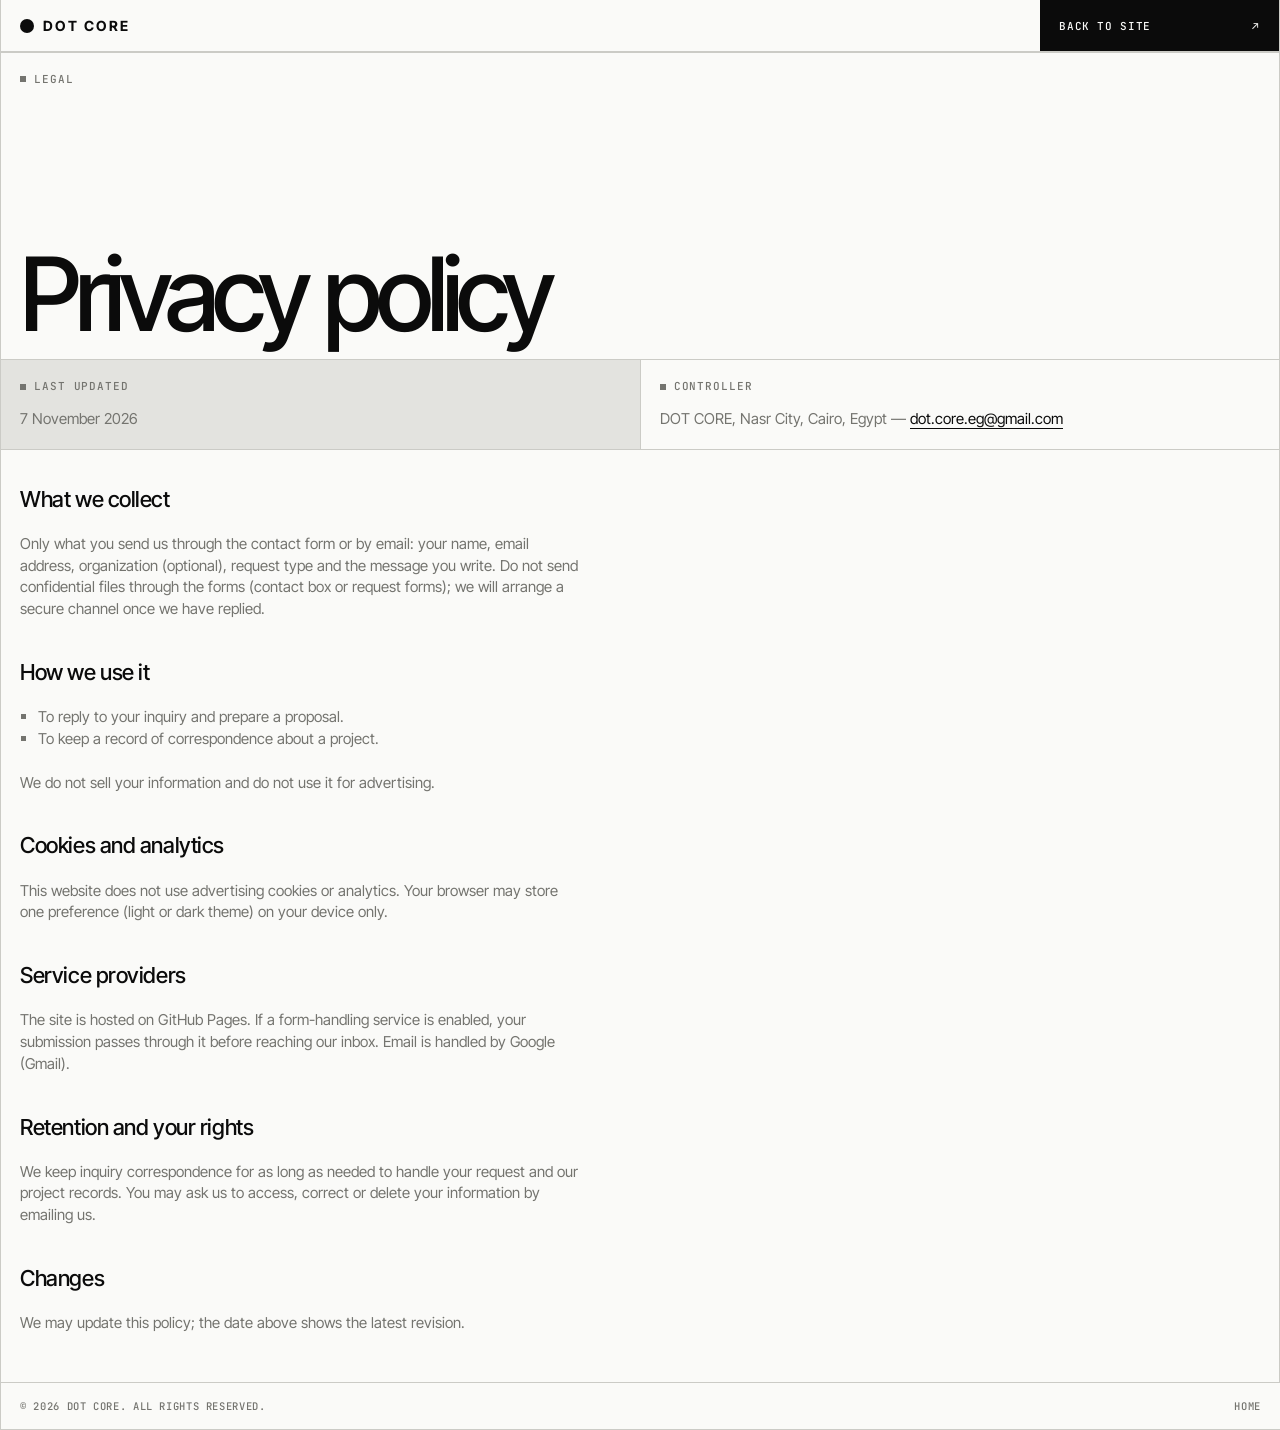
<file: privacy.html>
<!doctype html>
<html lang="en">
<head>
<meta charset="utf-8">
<meta name="viewport" content="width=device-width, initial-scale=1">
<title>Privacy Policy — DOT CORE</title>
<meta name="description" content="How DOT CORE handles information sent through this website.">
<link rel="canonical" href="https://dotcoreeg.github.io/privacy.html">
<link rel="icon" href="favicon.svg" type="image/svg+xml">
<link rel="preconnect" href="https://fonts.googleapis.com">
<link rel="preconnect" href="https://fonts.gstatic.com" crossorigin>
<link href="https://fonts.googleapis.com/css2?family=Inter+Tight:wght@300;400;500;600;700&family=JetBrains+Mono:wght@400;500&display=swap" rel="stylesheet">
<link rel="stylesheet" href="assets/css/style.css">
<script>try{if(localStorage.getItem('dc-theme')==='dark')document.documentElement.setAttribute('data-theme','dark')}catch(e){}</script>
</head>
<body>
<header class="nav" style="display:flex">
  <div class="nav__c nav__brand" style="flex:1;border-right:0"><a class="brand" href="./" aria-label="DOT CORE home"><span class="brand__dot" aria-hidden="true"></span>DOT CORE</a></div>
  <div class="nav__c nav__end" style="flex:none;width:240px"><a class="nav__contact" href="./">Back to site <b aria-hidden="true">↗</b></a></div>
</header>
<main class="doc">
  <div class="frame">
    <div class="c s4" style="min-height:clamp(220px,24vw,380px);justify-content:space-between"><p class="mono label">Legal</p><h1>Privacy policy</h1></div>
    <div class="c s2 tint"><p class="mono label">Last updated</p><p>7 November 2026</p></div>
    <div class="c s2"><p class="mono label">Controller</p><p>DOT CORE, Nasr City, Cairo, Egypt — <a href="mailto:dot.core.eg@gmail.com" style="border-bottom:1px solid currentColor;color:var(--ink)">dot.core.eg@gmail.com</a></p></div>
    <div class="c s4" style="gap:22px;padding-bottom:48px">
      <h2>What we collect</h2>
      <p>Only what you send us through the contact form or by email: your name, email address, organization (optional), request type and the message you write. Do not send confidential files through the forms (contact box or request forms); we will arrange a secure channel once we have replied.</p>
      <h2>How we use it</h2>
      <ul><li>To reply to your inquiry and prepare a proposal.</li><li>To keep a record of correspondence about a project.</li></ul>
      <p>We do not sell your information and do not use it for advertising.</p>
      <h2>Cookies and analytics</h2>
      <p>This website does not use advertising cookies or analytics. Your browser may store one preference (light or dark theme) on your device only.</p>
      <h2>Service providers</h2>
      <p>The site is hosted on GitHub Pages. If a form-handling service is enabled, your submission passes through it before reaching our inbox. Email is handled by Google (Gmail).</p>
      <h2>Retention and your rights</h2>
      <p>We keep inquiry correspondence for as long as needed to handle your request and our project records. You may ask us to access, correct or delete your information by emailing us.</p>
      <h2>Changes</h2>
      <p>We may update this policy; the date above shows the latest revision.</p>
    </div>
  </div>
</main>
<div class="foot__base"><span>© <span id="yr">2026</span> DOT CORE. All rights reserved.</span><div><a href="./">Home</a></div></div>
<script src="assets/js/main.js" defer></script>
</body>
</html>
</file>
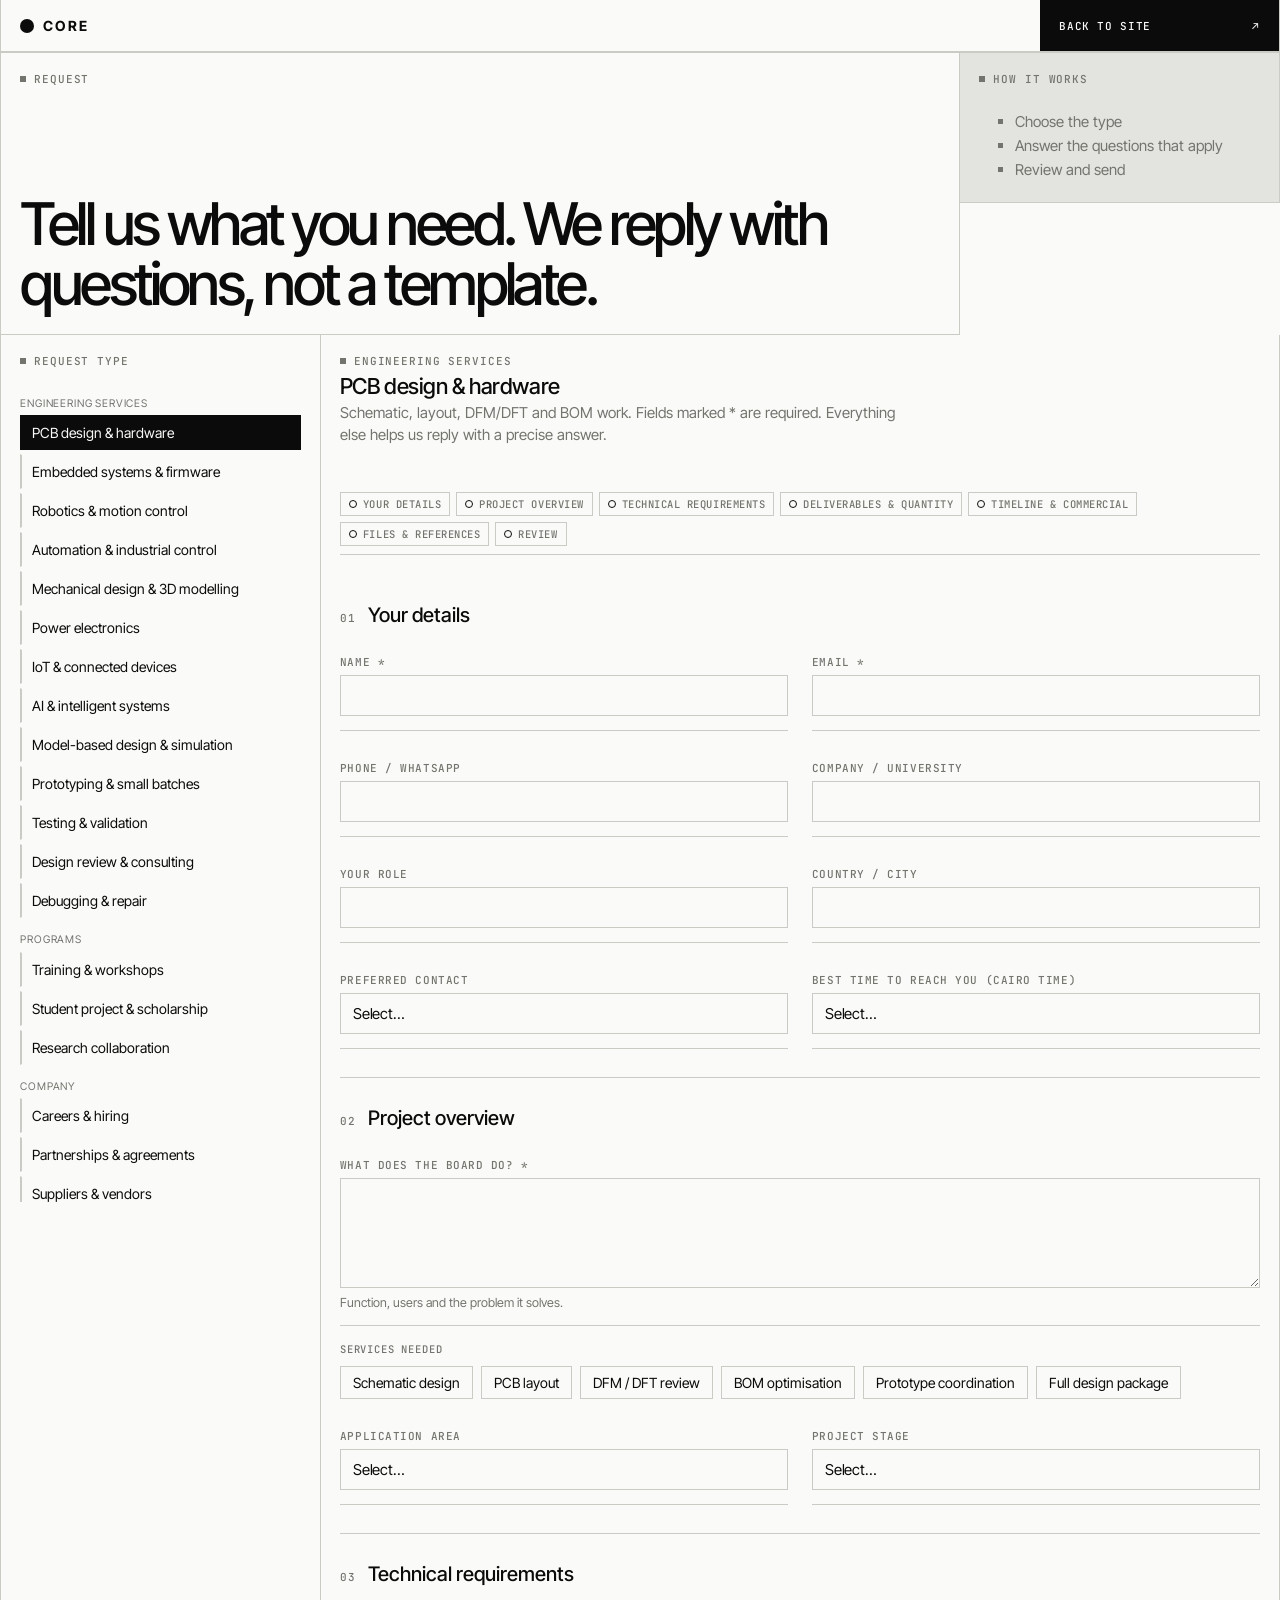
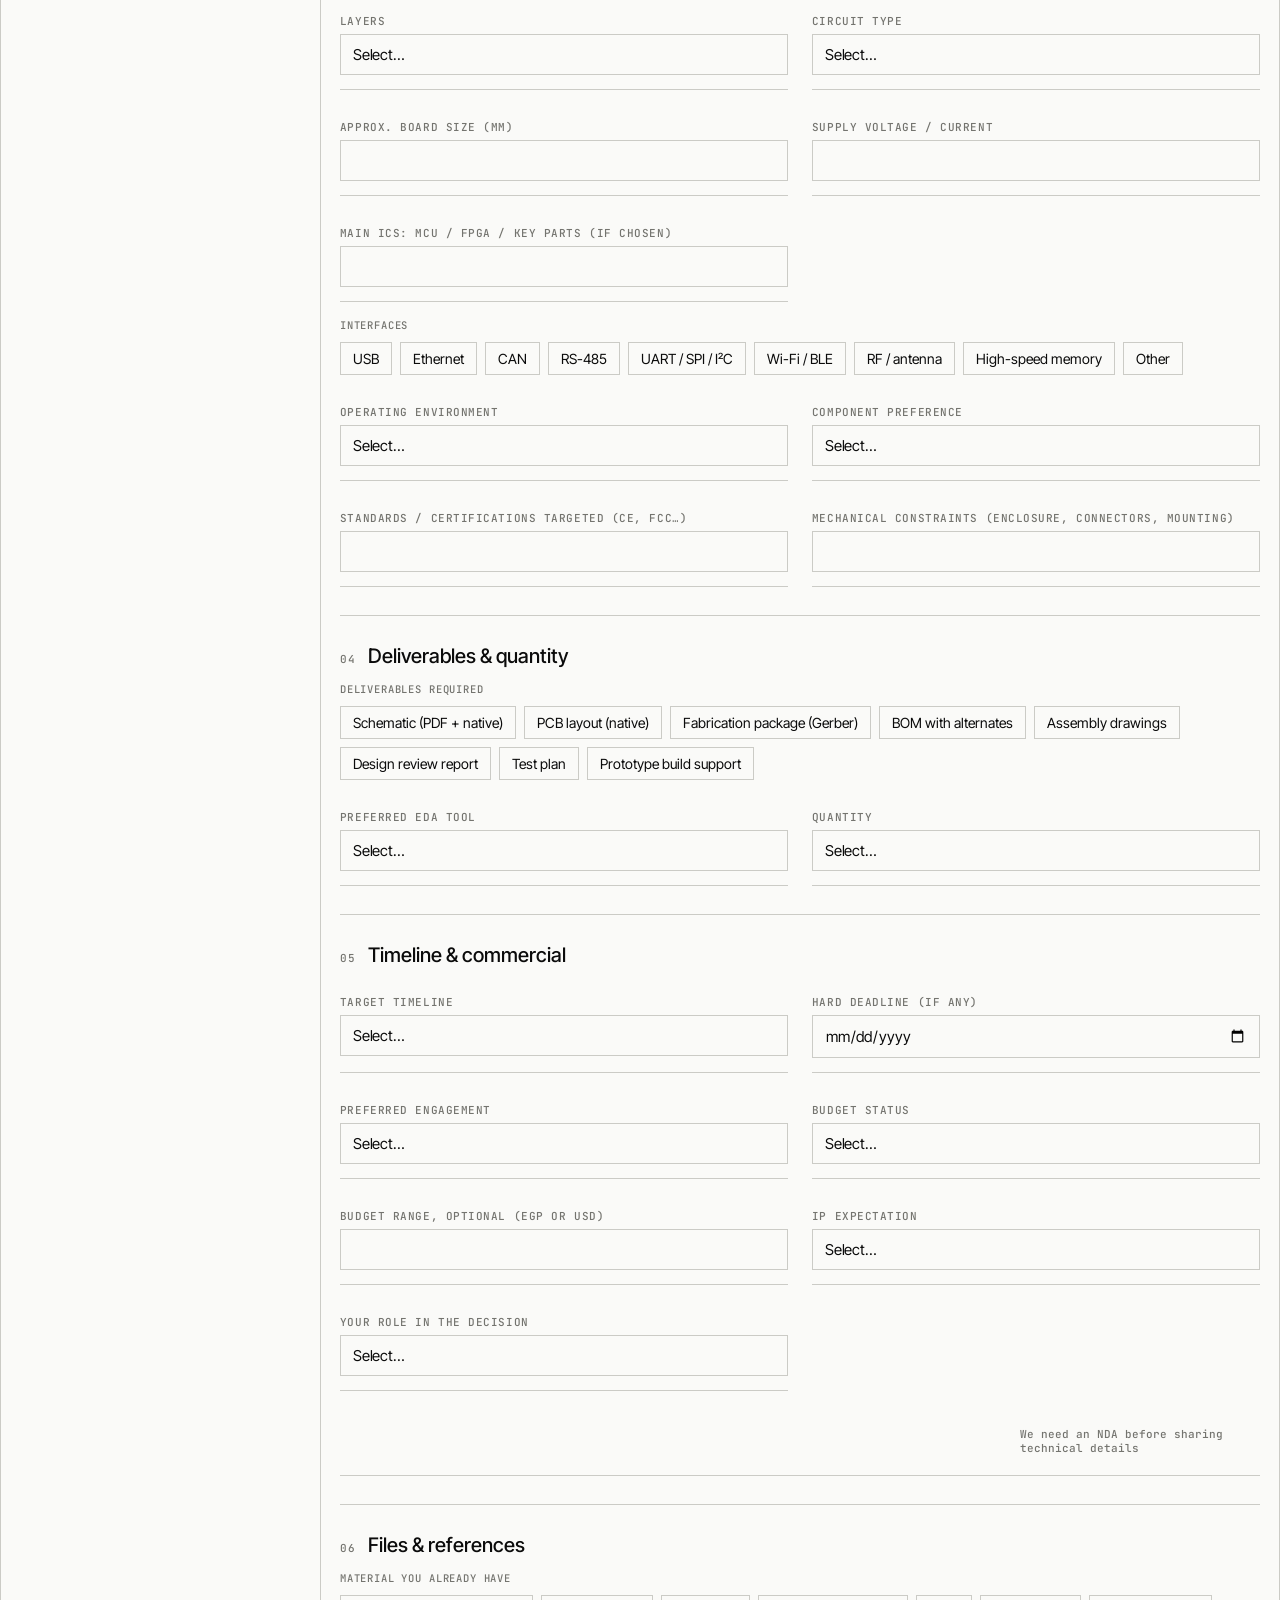
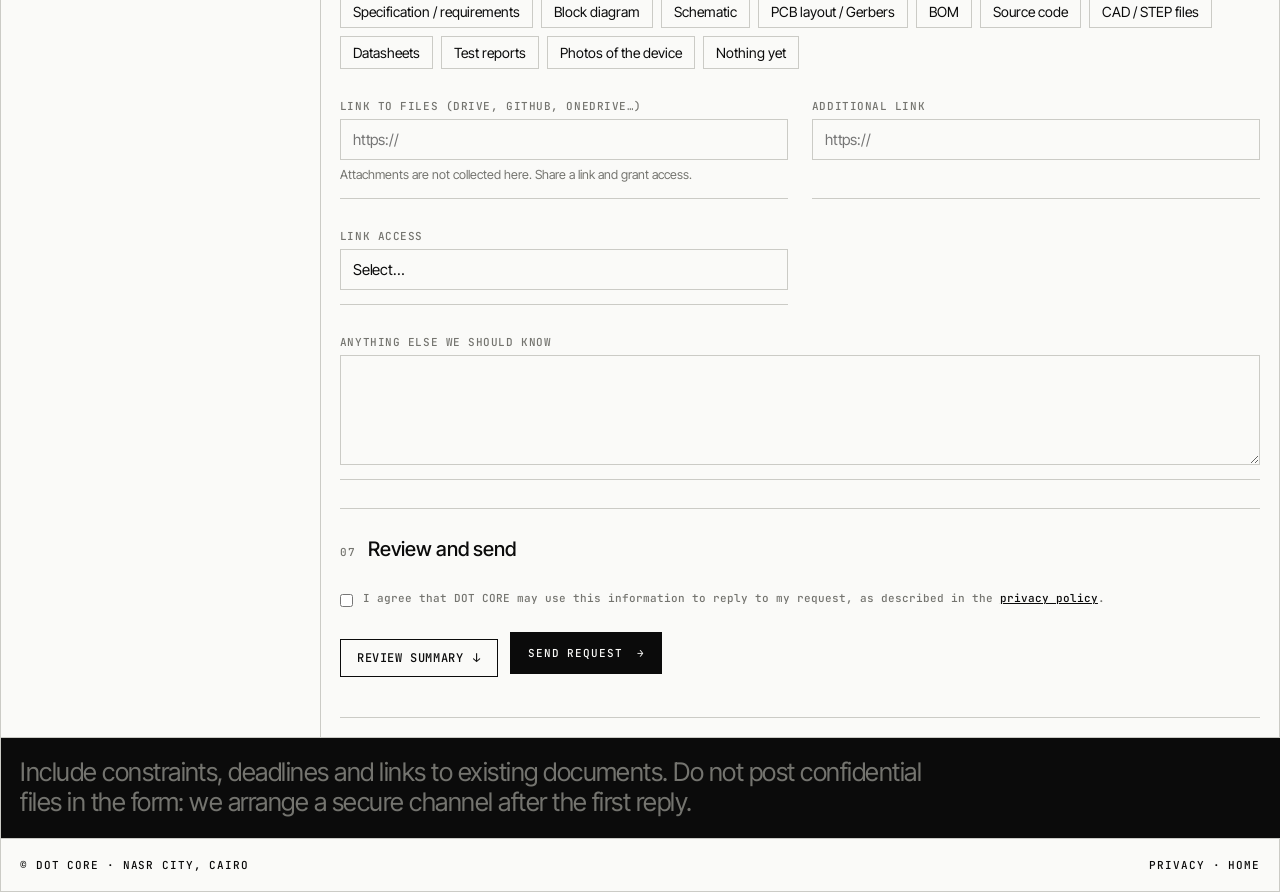
<file: request.html>
<!doctype html>
<html lang="en">
<head>
<meta charset="utf-8">
<meta name="viewport" content="width=device-width, initial-scale=1">
<title>Request a project — DOT CORE</title>
<meta name="description" content="Structured request forms for DOT CORE engineering services, programs and company inquiries.">
<link rel="canonical" href="https://dotcoreeg.github.io/request.html">
<link rel="icon" href="favicon.svg" type="image/svg+xml">
<link rel="preconnect" href="https://fonts.googleapis.com">
<link rel="preconnect" href="https://fonts.gstatic.com" crossorigin>
<link href="https://fonts.googleapis.com/css2?family=Inter+Tight:wght@300;400;500;600;700&family=JetBrains+Mono:wght@400;500&display=swap" rel="stylesheet">
<link rel="stylesheet" href="assets/css/style.css">
<script>try{if(localStorage.getItem('dc-theme')==='dark')document.documentElement.setAttribute('data-theme','dark')}catch(e){}</script>
</head>
<body class="reqpage">
<header class="nav" style="display:flex">
  <div class="nav__c nav__brand" style="flex:1;border-right:0"><a class="brand" href="./" aria-label="DOT CORE home"><span class="brand__dot" aria-hidden="true"></span>CORE</a></div>
  <div class="nav__c nav__end" style="flex:none;width:240px"><a class="nav__contact" href="./#contact">Back to site <b aria-hidden="true">↗</b></a></div>
</header>
<main class="doc">
  <div class="frame">
    <div class="c s3" style="min-height:clamp(200px,22vw,340px);justify-content:space-between"><p class="mono label">Request</p><h1 style="font-size:clamp(34px,4.6vw,68px);line-height:1.02">Tell us what you need. We reply with questions, not a template.</h1></div>
    <div class="c s1 tint"><p class="mono label">How it works</p><ol class="steps3"><li>Choose the type</li><li>Answer the questions that apply</li><li>Review and send</li></ol></div>
    <aside class="c s1 rq-side" aria-label="Request types"><p class="mono label">Request type</p><div id="rq-list"></div></aside>
    <div class="c s3 rq-main" id="rq-main">
      <noscript><p>The request forms need JavaScript. Please write to <a href="mailto:dot.core.eg@gmail.com">dot.core.eg@gmail.com</a>.</p></noscript>
      <div id="rq-head"></div>
      <div class="rq-prog" id="rq-prog" aria-hidden="true"></div>
      <form id="rq-form" novalidate></form>
    </div>
    <div class="c s4 inv between"><p class="lead">Include constraints, deadlines and links to existing documents. Do not post confidential files in the form: we arrange a secure channel after the first reply.</p></div>
  </div>
</main>
<footer class="foot"><div class="frame"><div class="c s4" style="flex-direction:row;justify-content:space-between;flex-wrap:wrap;gap:12px"><span class="mono">© DOT CORE · Nasr City, Cairo</span><span class="mono"><a href="privacy.html">Privacy</a> · <a href="./">Home</a></span></div></div></footer>
<script src="assets/js/config.js"></script>
<script src="assets/js/requests.js"></script>
<script src="assets/js/request.js"></script>
</body>
</html>
</file>
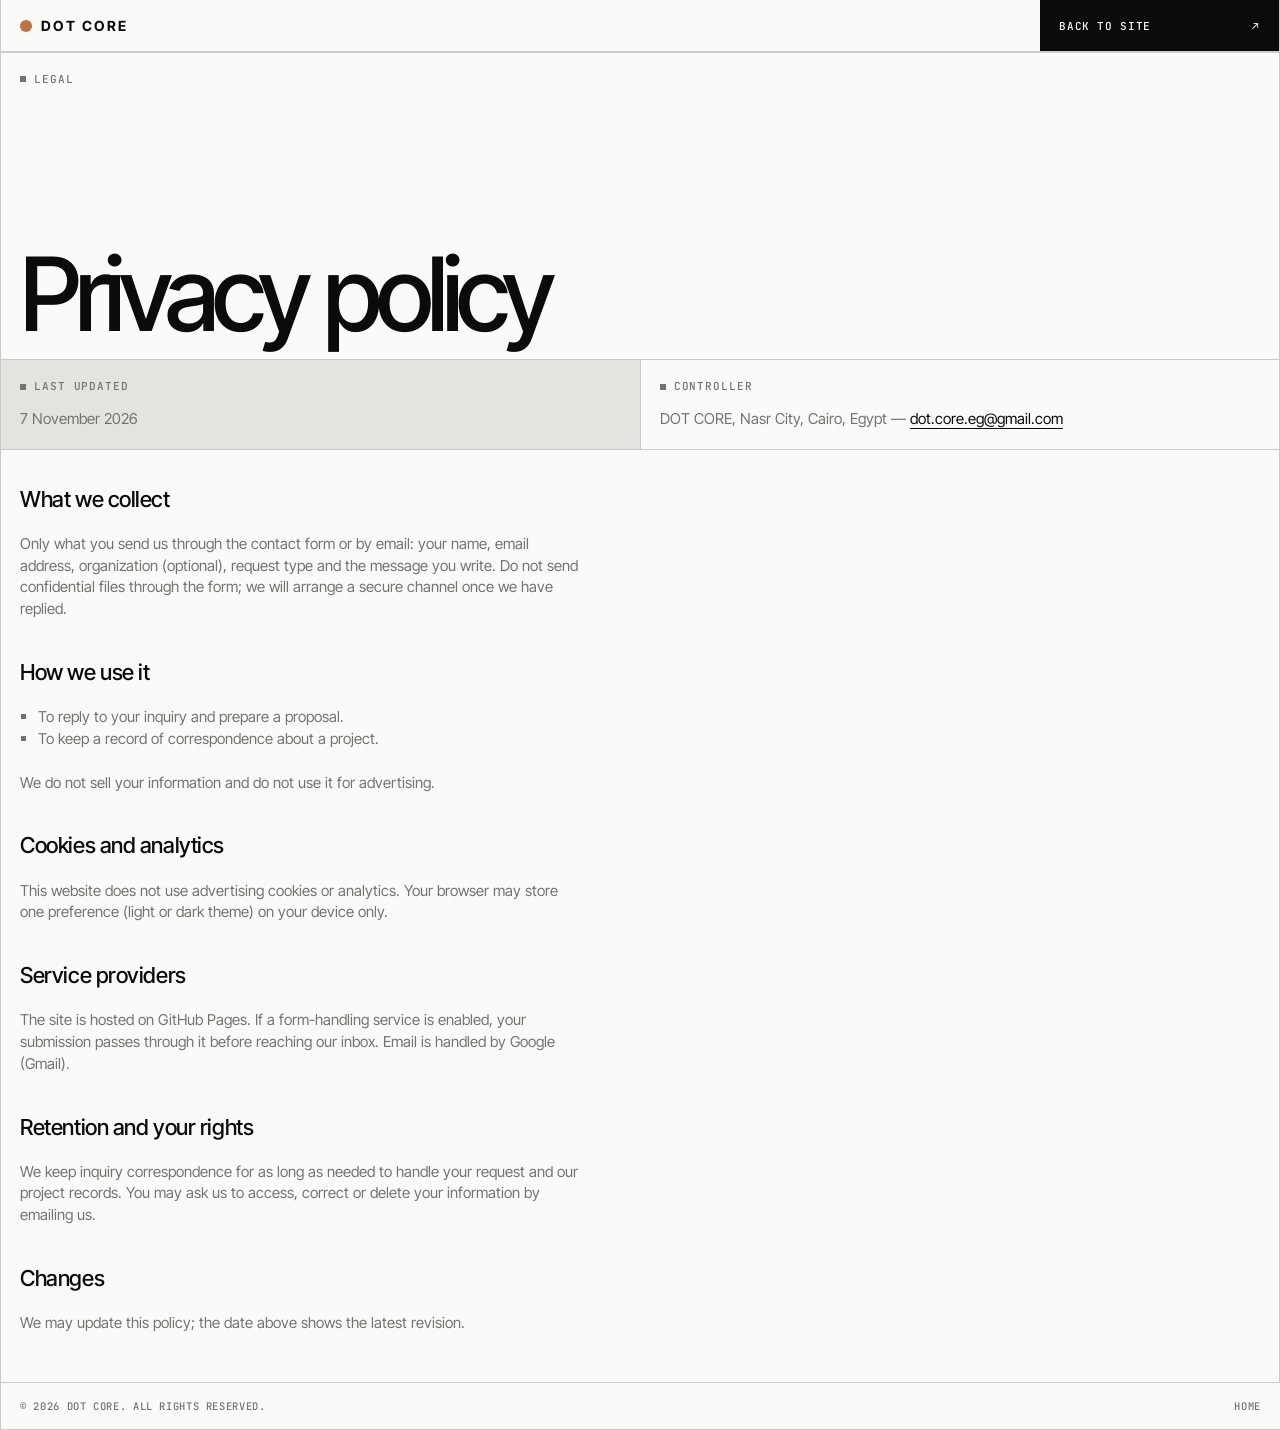
<file: assets/video/privacy.html>
<!doctype html>
<html lang="en">
<head>
<meta charset="utf-8">
<meta name="viewport" content="width=device-width, initial-scale=1">
<title>Privacy Policy — DOT CORE</title>
<meta name="description" content="How DOT CORE handles information sent through this website.">
<link rel="canonical" href="https://dotcoreeg.github.io/privacy.html">
<link rel="icon" href="favicon.svg" type="image/svg+xml">
<link rel="preconnect" href="https://fonts.googleapis.com">
<link rel="preconnect" href="https://fonts.gstatic.com" crossorigin>
<link href="https://fonts.googleapis.com/css2?family=Inter+Tight:wght@300;400;500;600;700&family=JetBrains+Mono:wght@400;500&display=swap" rel="stylesheet">
<link rel="stylesheet" href="assets/css/style.css">
<script>try{if(localStorage.getItem('dc-theme')==='dark')document.documentElement.setAttribute('data-theme','dark')}catch(e){}</script>
</head>
<body>
<header class="nav" style="display:flex">
  <div class="nav__c nav__brand" style="flex:1;border-right:0"><a class="brand" href="./" aria-label="DOT CORE home"><span class="brand__dot" aria-hidden="true"></span>DOT CORE</a></div>
  <div class="nav__c nav__end" style="flex:none;width:240px"><a class="nav__contact" href="./">Back to site <b aria-hidden="true">↗</b></a></div>
</header>
<main class="doc">
  <div class="frame">
    <div class="c s4" style="min-height:clamp(220px,24vw,380px);justify-content:space-between"><p class="mono label">Legal</p><h1>Privacy policy</h1></div>
    <div class="c s2 tint"><p class="mono label">Last updated</p><p>7 November 2026</p></div>
    <div class="c s2"><p class="mono label">Controller</p><p>DOT CORE, Nasr City, Cairo, Egypt — <a href="mailto:dot.core.eg@gmail.com" style="border-bottom:1px solid currentColor;color:var(--ink)">dot.core.eg@gmail.com</a></p></div>
    <div class="c s4" style="gap:22px;padding-bottom:48px">
      <h2>What we collect</h2>
      <p>Only what you send us through the contact form or by email: your name, email address, organization (optional), request type and the message you write. Do not send confidential files through the form; we will arrange a secure channel once we have replied.</p>
      <h2>How we use it</h2>
      <ul><li>To reply to your inquiry and prepare a proposal.</li><li>To keep a record of correspondence about a project.</li></ul>
      <p>We do not sell your information and do not use it for advertising.</p>
      <h2>Cookies and analytics</h2>
      <p>This website does not use advertising cookies or analytics. Your browser may store one preference (light or dark theme) on your device only.</p>
      <h2>Service providers</h2>
      <p>The site is hosted on GitHub Pages. If a form-handling service is enabled, your submission passes through it before reaching our inbox. Email is handled by Google (Gmail).</p>
      <h2>Retention and your rights</h2>
      <p>We keep inquiry correspondence for as long as needed to handle your request and our project records. You may ask us to access, correct or delete your information by emailing us.</p>
      <h2>Changes</h2>
      <p>We may update this policy; the date above shows the latest revision.</p>
    </div>
  </div>
</main>
<div class="foot__base"><span>© <span id="yr">2026</span> DOT CORE. All rights reserved.</span><div><a href="./">Home</a></div></div>
<script src="assets/js/main.js" defer></script>
</body>
</html>
</file>
<file: assets/css/style.css>
/* DOT CORE — editorial modular-grid system */
:root{
  --bg:#fafaf8; --ink:#0b0b0b; --grey:#e3e3df; --mid:#74746f; --line:#cbcbc6;
  --inv-bg:#0b0b0b; --inv-fg:#fafaf8;
  --head:"Inter Tight",system-ui,-apple-system,"Segoe UI",Roboto,sans-serif;
  --mono:"JetBrains Mono",ui-monospace,Menlo,Consolas,monospace;
  --nav:52px; --pad:clamp(14px,1.5vw,24px);
  --ease:cubic-bezier(.2,.8,.2,1);
  --accent:var(--ink); /* strictly monochrome identity */
}
[data-theme=dark]{
  --bg:#0b0b0b; --ink:#f1f1ee; --grey:#1a1a19; --mid:#8d8d88; --line:#2b2b29;
  --inv-bg:#f1f1ee; --inv-fg:#0b0b0b;
}
*,*::before,*::after{box-sizing:border-box;margin:0;padding:0}
html{scroll-behavior:smooth;scroll-padding-top:var(--nav);-webkit-text-size-adjust:100%}
body{background:var(--bg);color:var(--ink);font:400 15px/1.45 var(--head);-webkit-font-smoothing:antialiased;overflow-x:hidden;transition:background .4s,color .4s}
a{color:inherit;text-decoration:none}
ul,ol{list-style:none}
button{font:inherit;color:inherit;background:none;border:0;cursor:pointer}
img,canvas,svg{display:block;max-width:100%}
::selection{background:var(--ink);color:var(--bg)}
:focus-visible{outline:2px solid var(--ink);outline-offset:3px}
.skip{position:absolute;left:-999px;top:8px;background:var(--inv-bg);color:var(--inv-fg);padding:10px 16px;z-index:200}
.skip:focus{left:8px}

/* ---------- type ---------- */
.mono{font:500 11px/1.3 var(--mono);letter-spacing:.08em;text-transform:uppercase}
.mute{color:var(--mid)}
.display{font:500 clamp(56px,12.2vw,240px)/.86 var(--head);letter-spacing:-.05em}
.title{font:500 clamp(56px,9.4vw,180px)/.86 var(--head);letter-spacing:-.045em}
.lead{font:400 clamp(20px,2vw,32px)/1.18 var(--head);letter-spacing:-.02em}
.big{font:500 clamp(26px,3.1vw,52px)/1.08 var(--head);letter-spacing:-.035em}
.mask{display:block;overflow:hidden;padding-bottom:.2em;margin-bottom:-.2em}
.mask>span{display:block}
.js .mask>span{transform:translateY(112%);transition:transform 1.1s var(--ease)}
.js .mask.in>span{transform:none}
.js .rv{opacity:0;transform:translateY(18px);transition:opacity .8s var(--ease),transform .8s var(--ease)}
.js .rv.in{opacity:1;transform:none}

/* ---------- frame / cells ---------- */
.frame{display:grid;grid-template-columns:repeat(4,minmax(0,1fr));border-top:1px solid var(--line);border-left:1px solid var(--line)}
.frame+.frame{border-top:0}
.c{border-right:1px solid var(--line);border-bottom:1px solid var(--line);padding:var(--pad);position:relative;min-width:0;display:flex;flex-direction:column;gap:14px}
.s2{grid-column:span 2}.s3{grid-column:span 3}.s4{grid-column:span 4}
.end{justify-content:flex-end}.between{justify-content:space-between}
.inv{background:var(--inv-bg);color:var(--inv-fg);border-color:var(--inv-bg)}
.tint{background:var(--grey)}
.c p{max-width:46ch}
.label{display:flex;align-items:center;gap:8px}
.label::before{content:"";width:6px;height:6px;background:currentColor;flex:none}
section{position:relative}

/* ---------- chips / buttons ---------- */
.chip{display:inline-block;font:500 10px/1 var(--mono);letter-spacing:.08em;text-transform:uppercase;border:1px solid currentColor;padding:4px 7px;white-space:nowrap}
.chip--on{background:var(--inv-bg);color:var(--inv-fg);border-color:var(--inv-bg)}
.chip--dash{border-style:dashed;opacity:.65}
.cta-link{display:flex;justify-content:space-between;align-items:center;gap:16px;font:500 11px var(--mono);letter-spacing:.08em;text-transform:uppercase;margin-top:auto;padding-top:14px;transition:gap .3s var(--ease)}
.cta-link b{font-weight:500;font-size:15px;transition:transform .3s var(--ease)}
.cta-link:hover b{transform:translate(3px,-3px)}

/* ---------- nav ---------- */
.nav{position:fixed;inset:0 0 auto 0;height:var(--nav);z-index:90;display:grid;grid-template-columns:repeat(4,minmax(0,1fr));background:var(--bg);border-bottom:1px solid var(--line);border-left:1px solid var(--line);transition:background .4s}
.nav__c{display:flex;align-items:center;padding:0 var(--pad);border-right:1px solid var(--line);min-width:0}
.nav__brand{gap:20px}
.brand{display:flex;align-items:center;gap:9px;font:700 14px var(--head);letter-spacing:.16em}
.brand__dot{width:14px;height:14px;border-radius:50%;background:var(--ink);flex:none}
.nav__time{font:400 11px var(--mono);color:var(--mid)}
.nav__links{gap:clamp(12px,1.4vw,22px);font:400 12px var(--head)}
.nav__links a{position:relative;padding:4px 0}
.nav__links a::after{content:"";position:absolute;left:0;right:0;bottom:0;height:1px;background:currentColor;transform:scaleX(0);transform-origin:left;transition:transform .35s var(--ease)}
.nav__links a:hover::after{transform:scaleX(1)}
.nav__end{padding:0;justify-content:space-between}
.theme{display:flex;align-items:center;justify-content:center;width:56px;height:100%;border-right:1px solid var(--line)}
.theme i{width:22px;height:12px;border:1px solid var(--ink);border-radius:99px;position:relative}
.theme i::after{content:"";position:absolute;top:1px;left:1px;width:8px;height:8px;border-radius:50%;background:var(--ink);transition:transform .35s var(--ease)}
[data-theme=dark] .theme i::after{transform:translateX(10px)}
.nav__contact{flex:1;height:100%;display:flex;align-items:center;justify-content:space-between;padding:0 var(--pad);background:var(--inv-bg);color:var(--inv-fg);font:500 11px var(--mono);letter-spacing:.06em;text-transform:uppercase}
.nav__contact b{font-weight:500;transition:transform .3s var(--ease)}
.nav__contact:hover b{transform:translate(3px,-3px)}
.burger{display:none;width:56px;height:100%;position:relative;border-left:1px solid var(--line)}
.burger span{position:absolute;left:18px;right:18px;height:1.5px;background:var(--ink);transition:transform .3s,top .3s}
.burger span:first-child{top:21px}.burger span:last-child{top:29px}
.burger[aria-expanded=true] span:first-child{top:25px;transform:rotate(45deg)}
.burger[aria-expanded=true] span:last-child{top:25px;transform:rotate(-45deg)}

/* ---------- halftone art ---------- */
.art{padding:0;overflow:hidden;color:var(--ink);background:var(--bg)}
.art canvas{position:absolute;inset:0;width:100%;height:100%}

/* ---------- hero ---------- */
.hero{margin-top:var(--nav)}
.hero .frame{min-height:calc(100svh - var(--nav));grid-template-rows:minmax(0,1.5fr) minmax(190px,.8fr) minmax(0,1.2fr)}
.h-a{grid-column:span 3}
.h-art{grid-column:4;grid-row:1/3}
.h-c1{grid-column:1}
.h-b2{grid-column:2}
.h-b3{grid-column:3}
.h-c2{grid-column:span 3}
.hero .display{margin-top:auto}
.hero__sub{font:400 clamp(14px,1.05vw,17px)/1.35 var(--head);letter-spacing:-.005em}
.ticker{overflow:hidden;padding:0;justify-content:flex-start}
.ticker .label{padding:var(--pad) var(--pad) 0}
.ticker__row{display:flex;white-space:nowrap;margin:0;width:max-content;animation:mq 26s linear infinite}
.ticker__row span{font:500 clamp(22px,2.2vw,34px) var(--head);letter-spacing:-.03em;padding:0 22px;display:inline-flex;align-items:center;gap:44px}
.ticker__row span::after{content:"";width:7px;height:7px;border-radius:50%;background:currentColor;opacity:.4}
@keyframes mq{to{transform:translateX(-50%)}}
.scrollcue{display:flex;justify-content:space-between;align-items:flex-end;height:100%}
.scrollcue i{display:block;width:1px;height:42px;background:currentColor;transform-origin:top;animation:cue 2s var(--ease) infinite}
@keyframes cue{0%{transform:scaleY(0)}60%{transform:scaleY(1)}100%{transform:scaleY(1);opacity:0}}
.hero .h-c2 .display{text-align:right;align-self:flex-end;margin-top:auto}

/* ---------- stats ---------- */
.stat{min-height:clamp(210px,22vw,360px);justify-content:space-between}
.stat .num{font:500 clamp(80px,12vw,220px)/.8 var(--head);letter-spacing:-.07em;font-variant-numeric:tabular-nums}
.stat .mono{max-width:26ch}

/* ---------- section titles ---------- */
.head-c{min-height:clamp(240px,26vw,440px);justify-content:space-between}
.head-c .title{margin-top:auto}

/* ---------- about ---------- */
.statement{min-height:clamp(240px,26vw,440px);justify-content:space-between}
.statement .big{max-width:20ch;font-size:clamp(28px,3.5vw,60px)}
.statement .big em{font-style:normal;color:var(--mid)}
.mv{min-height:clamp(220px,20vw,320px);justify-content:space-between}
.mv .lead{max-width:28ch}
.pr{min-height:240px;justify-content:space-between;transition:background .35s,color .35s}
.pr:hover{background:var(--inv-bg);color:var(--inv-fg)}
.pr h3{font:500 20px/1.1 var(--head);letter-spacing:-.02em}
.pr p{font-size:14px;opacity:.75}

/* ---------- cores ---------- */
.corerow .c{min-height:clamp(260px,24vw,340px);transition:background .4s,color .4s,border-color .4s}
.corerow:hover .c{background:var(--inv-bg);color:var(--inv-fg);border-color:var(--inv-bg)}
.corerow:hover .chip--on{background:var(--inv-fg);color:var(--inv-bg);border-color:var(--inv-fg)}
.corerow h3{font:500 clamp(30px,3.4vw,56px)/.95 var(--head);letter-spacing:-.045em;margin-top:auto}
.corerow .n{font:400 11px var(--mono);letter-spacing:.08em}
.corerow ul{display:flex;flex-direction:column;gap:7px;font:500 11px/1.3 var(--mono);letter-spacing:.06em;text-transform:uppercase;margin-top:auto}
.corerow ul li{display:flex;gap:8px}
.corerow ul li::before{content:"";width:5px;height:5px;background:currentColor;margin-top:4px;flex:none}
.corerow p{font-size:15px}
.corerow .proj{font:inherit;text-transform:none;letter-spacing:normal}
.corerow .proj li::before{display:none}
.proj{display:flex;flex-direction:column;gap:10px;margin-top:auto}
.proj li{display:flex;justify-content:space-between;gap:10px;align-items:baseline;border-top:1px solid currentColor;border-color:color-mix(in srgb,currentColor 25%,transparent);padding-top:9px;font-size:14px;letter-spacing:-.01em}
.proj li span{opacity:.5;font:400 11px var(--mono)}
.proj-ph{opacity:.9}

/* ---------- process ---------- */
.step .c{min-height:130px;transition:background .35s,color .35s}
.step:hover .c{background:var(--grey)}
.step h3{font:500 clamp(22px,2.4vw,40px)/1 var(--head);letter-spacing:-.04em}
.step p{font-size:15px;max-width:44ch}

/* ---------- support ---------- */
.support .big{max-width:16ch;font-size:clamp(32px,4.4vw,76px)}

/* ---------- partners ---------- */
.logos{grid-template-columns:repeat(4,minmax(0,1fr))}
.logo{aspect-ratio:16/9;align-items:center;justify-content:center;gap:8px;text-align:center;transition:background .35s,color .35s}
.logo b{font:500 clamp(16px,1.6vw,24px) var(--head);letter-spacing:-.03em;opacity:.35;transition:opacity .35s,transform .35s var(--ease)}
.logo:hover{background:var(--inv-bg);color:var(--inv-fg)}
.logo:hover b{opacity:1;transform:scale(1.04)}
.list a,.list div.li{display:grid;grid-template-columns:1fr auto;align-items:end;gap:14px;border-bottom:1px solid var(--line);padding:clamp(14px,1.6vw,22px) var(--pad);margin:0 calc(var(--pad)*-1);transition:background .3s,color .3s,padding-left .35s var(--ease)}
.list>:last-child{border-bottom:0}
.list .li:hover{background:var(--inv-bg);color:var(--inv-fg);padding-left:calc(var(--pad) + 10px)}
.list h3{font:500 clamp(24px,2.8vw,44px)/1 var(--head);letter-spacing:-.04em}
.list-c{padding-top:0;padding-bottom:0;gap:0;justify-content:flex-start}

/* ---------- team ---------- */
.team{align-items:start}
.person{padding:0;gap:0;border-bottom:0}
.person:nth-child(1){margin-top:0}
.person:nth-child(2){margin-top:0}
.person:nth-child(3){margin-top:0}
.person:nth-child(4){margin-top:0}
.person__ph{aspect-ratio:4/5;position:relative;overflow:hidden;color:var(--ink);background:var(--grey)}
.person__ph canvas{position:absolute;inset:0;width:100%;height:100%;transition:transform 1.2s var(--ease)}
.person:hover canvas{transform:scale(1.06)}
.person .role{position:absolute;top:0;right:0;background:var(--bg);color:var(--ink);padding:5px 8px;font:500 9.5px var(--mono);letter-spacing:.08em;text-transform:uppercase;z-index:2;border-left:1px solid var(--line);border-bottom:1px solid var(--line)}
.person__bar{display:flex;justify-content:space-between;align-items:flex-end;padding:14px var(--pad) 16px;background:var(--inv-bg);color:var(--inv-fg);min-height:74px;transition:background .3s}
.person__bar h3{font:500 16px/1.05 var(--head);letter-spacing:-.02em}
.team-wrap{padding-bottom:0;border-bottom:1px solid var(--line);border-left:1px solid var(--line)}
.team-wrap .frame{border-left:0}

/* ---------- voices ---------- */
.slider{overflow:hidden;padding:0}
.slides{display:flex;transition:transform .9s var(--ease)}
.slide{flex:0 0 100%;padding:var(--pad);min-height:clamp(340px,36vw,560px);display:grid;grid-template-columns:repeat(4,minmax(0,1fr));gap:var(--pad)}
.slide blockquote{grid-column:1/-2;font:500 clamp(26px,3.6vw,62px)/1.04 var(--head);letter-spacing:-.045em;align-self:center;max-width:20ch}
.slide figcaption{grid-column:-2;align-self:end;display:flex;flex-direction:column;gap:6px}
.slide figcaption b{font:500 18px var(--head);letter-spacing:-.02em}
.slider__ctl{display:flex;justify-content:space-between;align-items:center;border-top:1px solid var(--line)}
.slider__ctl>*{padding:16px var(--pad)}
.slider__btns{display:flex;padding:0!important}
.slider__btns button{width:72px;height:52px;border-left:1px solid var(--line);font-size:18px;transition:background .3s,color .3s}
.slider__btns button:hover{background:var(--inv-bg);color:var(--inv-fg)}
.dots{display:flex;gap:8px;align-items:center}
.dots button{width:26px;height:2px;background:var(--line);padding:0;position:relative}
.dots button[aria-current=true]{background:var(--ink)}
.dots button::after{content:"";position:absolute;inset:-12px 0}

/* ---------- faq ---------- */
details{border-bottom:1px solid var(--line)}
details:first-child{border-top:1px solid var(--line)}
summary{list-style:none;cursor:pointer;display:flex;justify-content:space-between;gap:20px;padding:20px 0;font:500 clamp(18px,1.5vw,24px)/1.1 var(--head);letter-spacing:-.025em}
summary::-webkit-details-marker{display:none}
summary::after{content:"+";font:300 26px/1 var(--head);transition:transform .3s}
details[open] summary::after{transform:rotate(45deg)}
details p{padding:0 40px 22px 0;color:var(--mid);max-width:58ch}

/* ---------- contact ---------- */
.cta{position:relative;border-left:1px solid var(--line);border-bottom:1px solid var(--line);overflow:hidden;min-height:clamp(480px,52vw,780px);display:flex;flex-direction:column;justify-content:flex-end;padding:var(--pad);color:var(--ink)}
.cta canvas{position:absolute;inset:0;width:100%;height:100%}
.cta__words{position:relative;display:flex;flex-direction:column;align-items:flex-start;gap:0}
.cta__words span{display:inline-block;font:500 clamp(48px,10vw,190px)/.98 var(--head);letter-spacing:-.05em;text-transform:uppercase;padding:0 .12em;background:var(--bg);color:var(--ink)}
.cta__words span.dk{background:var(--inv-bg);color:var(--inv-fg)}
.cta__words .row2{align-self:flex-end}
form{display:grid;grid-template-columns:1fr 1fr;gap:0}
.field{display:flex;flex-direction:column;gap:6px;border-bottom:1px solid var(--line);padding:14px 0}
.field.full{grid-column:1/-1}
.field:nth-child(odd):not(.full){padding-right:16px}
.field:nth-child(even):not(.full){padding-left:16px;border-left:1px solid var(--line)}
.field label{font:500 10.5px var(--mono);letter-spacing:.08em;text-transform:uppercase;color:var(--mid)}
.field input,.field select,.field textarea{font:400 18px/1.3 var(--head);letter-spacing:-.01em;color:var(--ink);background:transparent;border:0;outline:0;width:100%;border-radius:0;appearance:none}
.field textarea{resize:vertical;min-height:110px}
.field:focus-within{background:color-mix(in srgb,var(--ink) 4%,transparent)}
.field select{background-image:linear-gradient(45deg,transparent 50%,currentColor 50%),linear-gradient(135deg,currentColor 50%,transparent 50%);background-position:calc(100% - 10px) 55%,calc(100% - 5px) 55%;background-size:5px 5px;background-repeat:no-repeat}
.field select option{color:#000}
.hp{position:absolute;left:-9999px;opacity:0}
.submit{grid-column:1/-1;display:flex;justify-content:space-between;align-items:center;gap:16px;background:var(--inv-bg);color:var(--inv-fg);padding:18px var(--pad);margin:16px calc(var(--pad)*-1) calc(var(--pad)*-1);font:500 12px var(--mono);letter-spacing:.08em;text-transform:uppercase;transition:opacity .3s}
.submit:disabled{opacity:.5;cursor:wait}
.status{grid-column:1/-1;padding-top:12px;font:500 12px var(--mono);letter-spacing:.04em;min-height:1.5em}
.status.err{color:var(--ink);text-decoration:underline;text-underline-offset:3px}
.info dt{font:500 10.5px var(--mono);letter-spacing:.08em;text-transform:uppercase;color:var(--mid);margin-bottom:4px}
.info dd{font:500 20px/1.15 var(--head);letter-spacing:-.025em;margin-bottom:22px}
.info dd a{border-bottom:1px solid currentColor}

/* ---------- footer ---------- */
.foot .tag{font:500 clamp(34px,5vw,86px)/.9 var(--head);letter-spacing:-.055em;margin-top:auto}
.foot nav ul{display:flex;flex-direction:column;gap:6px;font-size:14px}
.foot nav a:hover{text-decoration:underline;text-underline-offset:3px}
.clocks{display:grid;grid-template-columns:1fr 1fr;gap:10px 18px}
.clk{display:flex;justify-content:space-between;align-items:baseline;border-bottom:1px solid var(--line);padding-bottom:6px}
.clk time{font:500 13px var(--mono)}
.clk span{font:500 10.5px var(--mono);letter-spacing:.08em;text-transform:uppercase;color:var(--mid)}
.foot__base{display:flex;flex-wrap:wrap;justify-content:space-between;gap:12px 24px;padding:16px var(--pad);border-left:1px solid var(--line);border-bottom:1px solid var(--line);font:500 10.5px var(--mono);letter-spacing:.06em;text-transform:uppercase;color:var(--mid)}
.foot__base a:hover{color:var(--ink)}
.foot__base div{display:flex;gap:20px;flex-wrap:wrap}

/* ---------- privacy page ---------- */
.doc{margin-top:var(--nav)}
.doc h1{font:500 clamp(48px,8vw,140px)/.9 var(--head);letter-spacing:-.06em}
.doc h2{font:500 22px/1.1 var(--head);letter-spacing:-.02em;margin-top:18px}
.doc p,.doc li{color:var(--mid);max-width:62ch}
.doc li{list-style:square;margin-left:18px}

/* ---------- responsive ---------- */
@media(max-width:1100px){
  .nav{display:flex;justify-content:space-between}
  .nav__gap{display:none}
  .nav__brand{flex:1;border-right:0}
  .nav__end{flex:none}
  .nav__contact{display:none}
  .burger{display:block}
  .nav__links{position:fixed;inset:var(--nav) 0 0 0;background:var(--bg);flex-direction:column;align-items:flex-start;justify-content:flex-start;gap:0;padding:12px var(--pad);transform:translateY(-110%);visibility:hidden;transition:transform .5s var(--ease),visibility 0s .5s;border-right:0;font:500 clamp(34px,9vw,64px)/1 var(--head);letter-spacing:-.05em;overflow:auto}
  .nav__links.open{transform:none;visibility:visible;transition:transform .5s var(--ease)}
  .nav__links a{width:100%;padding:16px 0;border-bottom:1px solid var(--line)}
  .nav__links a::after{display:none}
}
@media(max-width:1000px){
  .frame{grid-template-columns:repeat(2,minmax(0,1fr))}
  .s3,.s4{grid-column:span 2}
  .hero .frame{grid-template-rows:none}
  .h-a,.h-art,.h-c1,.h-c2{grid-column:span 2;grid-row:auto}
  .h-a{min-height:56svh}
  .h-art{min-height:60vw}
  .h-c1,.h-b2{grid-column:span 1}
  .h-c2{min-height:40vw}
  .h-b3{grid-column:span 2}
  .logos{grid-template-columns:repeat(2,minmax(0,1fr))}
  .slide{grid-template-columns:1fr 1fr}
  .slide blockquote{grid-column:1/-1}
  .slide figcaption{grid-column:1/-1}
  .person:nth-child(n){margin-top:0}
  .corerow .c:nth-child(n+3){min-height:200px}
}
@media(max-width:640px){
  body{font-size:15px}
  .frame{grid-template-columns:minmax(0,1fr)}
  .s2,.s3,.s4,.h-a,.h-art,.h-c1,.h-b2,.h-b3,.h-c2{grid-column:1}
  .stat{min-height:190px}
  form{grid-template-columns:1fr}
  .field:nth-child(n):not(.full){padding-left:0;padding-right:0;border-left:0}
  .team.frame{grid-template-columns:1fr 1fr}
  .team .person{grid-column:auto}
  .person .role{font-size:8.5px}
  .person__bar{padding:10px 10px 12px;min-height:62px}
  .person__bar h3{font-size:13px}
  .clocks{grid-template-columns:1fr 1fr}
  .corerow .c{min-height:200px}
  .step .c.s2{grid-column:1}
  .nav__time{display:none}
}
@media(prefers-reduced-motion:reduce){
  html{scroll-behavior:auto}
  .js .mask>span,.js .rv{transform:none;opacity:1;transition:none}
  .ticker__row,.scrollcue i{animation:none}
}

/* ======================= v4 ======================= */
.sr{position:absolute;width:1px;height:1px;overflow:hidden;clip:rect(0 0 0 0);white-space:nowrap}
.dark{--bg:#141414;--ink:#f1f1ee;--grey:#232322;--mid:#8f8f8a;--line:#2e2e2c;--inv-bg:#f1f1ee;--inv-fg:#0b0b0b;background:var(--bg);color:var(--ink)}
.dark .art,.dark .person__ph{background:var(--bg)}

/* nav hover box + contact button */
.nav__links a{padding:5px 8px;margin:0 -8px;transition:background .25s,color .25s}
.nav__links a::after{display:none}
.nav__links a:hover{background:var(--inv-bg);color:var(--inv-fg)}
button.nav__contact{border:0;cursor:pointer;text-align:left;width:auto}

/* hero v4 */
.display{font-size:clamp(46px,8.6vw,170px)}
.display--xl{font-size:clamp(56px,12.4vw,240px)}
.hero .frame{grid-template-rows:none}
.hx-1,.hx-b1,.hx-b2,.hx-m,.hx-x{min-width:0}
.hx-b1,.hx-b2{min-height:260px}
.hx-b2 .ticker{margin:0 calc(var(--pad)*-1);padding:0;overflow:hidden}
.hx-b2 .ticker__row{margin:0;animation-duration:22s}
.hx-b2 .ticker__row span{font-size:clamp(20px,1.8vw,28px)}
.hx-x{justify-content:flex-end;align-items:flex-end;text-align:right}
.hx-x .display{margin:0}
@media(min-width:1001px){
  .hero .frame{grid-template-rows:minmax(210px,.8fr) minmax(330px,1.5fr) minmax(170px,.75fr);min-height:calc(100svh - var(--nav))}
  .hx-1{grid-column:1/3;grid-row:1}
  .hx-a1{grid-column:3/5;grid-row:1}
  .hx-a2{grid-column:1/3;grid-row:2}
  .hx-b1{grid-column:3;grid-row:2}
  .hx-b2{grid-column:4;grid-row:2}
  .hx-m{grid-column:1;grid-row:3}
  .hx-x{grid-column:2/5;grid-row:3}
}
@media(max-width:1000px){
  .hx-1,.hx-a1,.hx-a2,.hx-x{grid-column:span 2}
  .hx-1{min-height:44svh}
  .hx-a1,.hx-a2{min-height:56vw}
  .hx-b1,.hx-b2{grid-column:span 1}
  .hx-m{grid-column:span 2;min-height:90px}
}
@media(max-width:640px){
  .hx-1,.hx-a1,.hx-a2,.hx-x,.hx-b1,.hx-b2,.hx-m{grid-column:1}
  .hx-a1,.hx-a2{min-height:70vw}
  .hx-b1,.hx-b2{min-height:230px}
}

/* stats bigger */
.stat{min-height:clamp(240px,26vw,440px)}
.stat .num{font-size:clamp(96px,15vw,280px)}

/* cores v4 */
.corerow .c{min-height:clamp(340px,30vw,440px)}
.cr-top{display:flex;justify-content:space-between;align-items:center}
.cr-1 h3{margin-top:0;font-size:clamp(28px,3vw,50px)}
.ill{width:min(62%,230px);aspect-ratio:1;margin:auto auto 0 0}
.corerow:hover .ill{transform:rotate(-3deg) scale(1.04)}
.ill{transition:transform .8s var(--ease)}
.js .draw *{stroke-dasharray:1;stroke-dashoffset:1;transition:stroke-dashoffset 2.4s var(--ease)}
.js .draw.in *{stroke-dashoffset:0}
.spin ellipse{transform-origin:100px 100px;animation:spinE 7s ease-in-out infinite alternate}
.spin ellipse:nth-of-type(1),.spin ellipse:nth-of-type(2){animation:none}
.spin ellipse:nth-of-type(3){animation-delay:-2s}
.spin ellipse:nth-of-type(4){animation-delay:-4s}
@keyframes spinE{from{transform:scaleX(.06)}to{transform:scaleX(1)}}
.cr-2 p{max-width:34ch}
.cr-2 ul{margin-top:auto}
.cr-3 .proj{margin-top:20px}
.cr-3 .proj li{font-size:clamp(18px,1.6vw,26px);padding:14px 0;letter-spacing:-.03em}

/* partners/list inside dark */
.dark .logo b{opacity:.4}

/* team */
.team-wrap .person__bar{transition:background .3s,color .3s}
.person:hover .person__bar{background:var(--grey);color:var(--ink)}

/* voices v4 */
.slide{padding:0;gap:0;min-height:clamp(420px,36vw,600px);grid-template-columns:repeat(4,minmax(0,1fr))}
.slide>*{border-right:1px solid var(--line);padding:var(--pad)}
.slide__ph{padding:0!important;position:relative;color:var(--ink);background:var(--grey);min-height:320px}
.slide__ph canvas{position:absolute;inset:0;width:100%;height:100%}
.slide blockquote{grid-column:2/4;max-width:none;font-size:clamp(24px,3.2vw,56px);align-self:stretch;display:flex;align-items:center;border-right:1px solid var(--line)}
.slide figcaption{grid-column:4;align-self:stretch;justify-content:flex-start;gap:4px;border-right:0}
.slide figcaption p:not(.mono){font:500 18px var(--head);letter-spacing:-.02em;margin-bottom:14px}
.slider__ctl{border-top:1px solid var(--line)}

/* contact CTA v4 */
.quick{position:relative;display:flex;align-self:flex-end;width:min(100%,720px);margin-top:0;z-index:2}
.quick input{flex:1;min-width:0;border:0;outline:0;background:var(--bg);color:var(--ink);font:400 clamp(16px,1.6vw,22px) var(--head);padding:20px var(--pad);border-radius:0}
.quick input::placeholder{color:var(--mid)}
.quick button{width:clamp(64px,7vw,96px);background:var(--inv-bg);color:var(--inv-fg);font-size:26px;transition:transform .3s var(--ease)}
.quick button:hover{transform:translateX(4px)}
.cta__words{margin-bottom:0}
.cta{gap:0}

/* drawer */
.scrim{position:fixed;inset:0;background:rgba(0,0,0,.45);z-index:94;opacity:0;transition:opacity .4s}
.scrim.on{opacity:1}
.drawer{position:fixed;top:0;right:0;bottom:0;width:min(100%,520px);z-index:95;transform:translateX(102%);visibility:hidden;transition:transform .6s var(--ease),visibility 0s .6s;display:flex;flex-direction:column;border-left:1px solid var(--line)}
.drawer.open{transform:none;visibility:visible;transition:transform .6s var(--ease)}
.drawer__top{display:flex;justify-content:space-between;align-items:center;height:var(--nav);padding:0 var(--pad);border-bottom:1px solid var(--line)}
.drawer__top button{font-size:18px;width:40px;height:40px}
.drawer__body{padding:var(--pad);display:flex;flex-direction:column;gap:0;flex:1;overflow:auto}
.drawer__body .big{margin:8px 0 36px;font-size:clamp(30px,3.6vw,48px);max-width:14ch}
.drawer__row{display:grid;grid-template-columns:90px 1fr auto;gap:12px;align-items:baseline;border-top:1px solid var(--line);padding:18px 0;font:500 18px var(--head);letter-spacing:-.02em}
.drawer__row a{border-bottom:1px solid currentColor;justify-self:start}
.copy{font:500 10.5px var(--mono);letter-spacing:.08em;text-transform:uppercase;border:1px solid var(--line);padding:6px 10px;transition:background .2s,color .2s}
.copy:hover{background:var(--inv-bg);color:var(--inv-fg)}
.drawer__go{margin-top:auto;display:flex;justify-content:space-between;align-items:center;background:var(--inv-bg);color:var(--inv-fg);padding:20px var(--pad);margin-left:calc(var(--pad)*-1);margin-right:calc(var(--pad)*-1);margin-bottom:calc(var(--pad)*-1);font:500 12px var(--mono);letter-spacing:.08em;text-transform:uppercase}

/* footer v4 */
.foot .mark{min-height:clamp(260px,26vw,400px);justify-content:space-between}
.wordmark{display:flex;align-items:center;gap:.18em;font:600 clamp(46px,8.2vw,150px)/.9 var(--head);letter-spacing:-.055em}
.wordmark .brand__dot{width:.62em;height:.62em;background:var(--ink)}
.clocks{grid-template-columns:1fr;gap:0}
.clk{display:grid;grid-template-columns:30px 1fr auto;align-items:center;gap:12px;padding:8px 0}
.clk .nm{font:500 10.5px var(--mono);letter-spacing:.08em;text-transform:uppercase;color:var(--mid)}
.ac{position:relative;width:22px;height:22px;border:1px solid currentColor;border-radius:50%;display:block}
.ac i{position:absolute;left:50%;bottom:50%;width:1px;background:currentColor;transform-origin:50% 100%}
.ac i:first-child{height:6px}
.ac i:last-child{height:9px}
.ac::after{content:"";position:absolute;left:50%;top:50%;width:3px;height:3px;margin:-1.5px;border-radius:50%;background:currentColor}
@media(min-width:1001px){.clocks{grid-template-columns:1fr 1fr;gap:0 24px}}
@media(max-width:640px){
  .slide{grid-template-columns:1fr}
  .slide>*{border-right:0;border-bottom:1px solid var(--line)}
  .slide__ph{min-height:260px}
  .slide blockquote,.slide figcaption{grid-column:1}
  .drawer__row{grid-template-columns:1fr auto}
  .drawer__row .mono{grid-column:1/-1}
  .corerow .c{min-height:240px}
  .quick button{width:64px}
}
@media(max-width:1000px){
  .slide{grid-template-columns:1fr 1fr}
  .slide blockquote{grid-column:2}
  .slide figcaption{grid-column:1/-1}
}

/* ===== monochrome identity: active = solid ink, planned = outline ===== */
::selection{background:var(--ink);color:var(--bg)}
.brand__dot,.wordmark .brand__dot{background:var(--ink)}
.chip--on,.corerow:hover .chip--on{background:var(--ink);color:var(--bg);border-color:var(--ink)}
.dots button[aria-current=true]{background:var(--ink)}
.scrollcue i{background:var(--ink)}
.field:focus-within{box-shadow:inset 0 -2px 0 var(--ink)}
.quick button:hover{background:var(--ink);color:var(--bg)}
.copy:hover{background:var(--ink);color:var(--bg);border-color:var(--ink)}
.bench{position:absolute;inset:0;width:100%;height:100%;object-fit:cover;filter:grayscale(1) contrast(1.15)}
.founder .person{border-bottom:1px solid var(--line)}
.founder .person__ph{aspect-ratio:4/5}
@media(max-width:1000px){.founder>.s2{grid-column:span 1}.founder>.c:last-child{grid-column:span 2}}
@media(max-width:640px){.founder>.c{grid-column:1!important}}

/* team: one aligned row */
.team.frame{align-items:stretch}
.team .person{display:flex;flex-direction:column}
.team .person__ph{flex:0 0 auto}
.team .person__bar{margin-top:auto;min-height:84px}
.person:hover .person__bar{background:var(--inv-bg);color:var(--inv-fg)}
.team-wrap{border-bottom:0}
/* hero video: appears only if assets/video/hero.mp4 exists and can play */
.hx-a2 video{position:absolute;inset:0;width:100%;height:100%;object-fit:cover;opacity:0;transition:opacity 1s;filter:grayscale(1) contrast(1.15) brightness(.85)}
.hx-a2.has-video video{opacity:1}
.hx-a2.has-video canvas{opacity:0}

/* optional looping video backgrounds (appear only if the file exists) */
.vbg{overflow:hidden}
.vbg>:not(video){position:relative;z-index:1}
.vbg video{position:absolute;inset:0;width:100%;height:100%;object-fit:cover;opacity:0;transition:opacity 1.2s;filter:grayscale(1) contrast(1.1)}
.vbg.has-video video{opacity:.5}

/* section motion cells */
.mbg{position:relative;overflow:hidden}
.mbg>canvas{position:absolute;inset:0;width:100%;height:100%;z-index:0;pointer-events:none}
.mbg>:not(canvas):not(video){position:relative;z-index:1}
.vbg.mbg>canvas{position:absolute}
.hx-a2{cursor:default}
.clk .nm{white-space:nowrap;letter-spacing:.04em}

/* glyphs */
.hasgl{overflow:hidden}
.hasgl>:not(canvas){position:relative;z-index:1}
.gl{position:absolute;z-index:0;pointer-events:none;width:clamp(96px,10vw,160px);height:clamp(96px,10vw,160px)}
.gl--tr{top:var(--pad);right:var(--pad)}
.gl--br{bottom:var(--pad);right:var(--pad)}
.gl--r{top:0;right:0;bottom:0;width:55%;height:100%}
.gl--sm{top:50%;right:var(--pad);transform:translateY(-50%);width:clamp(84px,8vw,118px);height:clamp(84px,8vw,118px)}
@media(max-width:640px){.gl--r{width:60%}}

/* CTA: disciplines */
.cta{gap:18px}
.disc{position:relative;z-index:2;display:grid;grid-template-columns:repeat(4,minmax(0,1fr));width:min(100%,660px);margin-top:calc(var(--pad) + 34px);border-top:1px solid var(--line);border-left:1px solid var(--line)}
.tile{display:flex;flex-direction:column;align-items:flex-start;gap:12px;padding:14px;min-height:82px;text-align:left;background:var(--bg);color:var(--ink);border-right:1px solid var(--line);border-bottom:1px solid var(--line);font:500 10.5px var(--mono);letter-spacing:.08em;text-transform:uppercase;transition:background .3s,color .3s}
.tile svg{transition:transform .5s var(--ease)}
.tile:hover,.tile[aria-pressed=true]{background:var(--ink);color:var(--bg)}
.tile:hover svg{transform:scale(1.12)}
.tile .spin{transform-origin:16px 16px}
.tile:hover .spin{animation:spin 4s linear infinite}
.tile:hover .arm{transform-origin:10px 26px;animation:sway 1.6s ease-in-out infinite alternate}
.tile:hover .bolt{animation:flick .8s steps(2) infinite}
.tile:hover .pulse{animation:flick .7s steps(2) infinite}
.tile:hover .box{animation:slide 1.4s linear infinite}
.tile:hover .tr{stroke-dasharray:3 3;animation:dash 1s linear infinite}
@keyframes spin{to{transform:rotate(360deg)}}
@keyframes sway{to{transform:rotate(-14deg)}}
@keyframes flick{50%{opacity:.25}}
@keyframes slide{50%{transform:translateX(6px)}}
@keyframes dash{to{stroke-dashoffset:-12}}
@media(prefers-reduced-motion:reduce){.tile:hover *{animation:none!important}}
@media(max-width:700px){.disc{display:flex;overflow-x:auto;width:100%;scrollbar-width:none}.tile{min-width:128px}}

/* contact box */
.qbox{position:relative;z-index:2;align-self:flex-end;width:min(100%,680px);background:var(--bg);border:1px solid var(--line);padding:var(--pad);display:grid;grid-template-columns:1fr 1fr;column-gap:20px}
.qbox>*{grid-column:1/-1}
.qtop{display:flex;justify-content:space-between;gap:16px;align-items:baseline}
.qnote{text-align:right;max-width:34ch}
.qgrid{display:grid;grid-template-columns:1fr 1fr;column-gap:20px}
.qbox .field{padding:10px 0}
.qbox .field:nth-child(n){padding-left:0;padding-right:0;border-left:0}
.qbox .field input,.qbox .field select,.qbox .field textarea{font-size:16px}
.qbox .field textarea{min-height:64px}
.qbox select option,.qbox select optgroup{color:#000}
.qhint{margin:10px 0 0;padding:12px 14px;border:1px dashed var(--line);font:400 13.5px/1.45 var(--head);color:var(--mid)}
.qhint b{color:var(--ink);font-weight:500}
.qhint button{font:500 10.5px var(--mono);letter-spacing:.06em;text-transform:uppercase;color:var(--ink);border-bottom:1px solid currentColor;margin:0 10px 0 4px}
.qfoot{display:flex;justify-content:space-between;align-items:center;gap:16px;margin-top:12px}
.qsend{display:flex;gap:14px;align-items:center;padding:14px 18px;background:var(--inv-bg);color:var(--inv-fg);font:500 11px var(--mono);letter-spacing:.08em;text-transform:uppercase;transition:gap .3s var(--ease)}
.qsend:hover{gap:24px}
.qsend:disabled{opacity:.5}
@media(max-width:640px){.qgrid{grid-template-columns:1fr}.qtop{flex-direction:column;gap:6px}.qnote{text-align:left}.qbox{grid-template-columns:1fr}}

/* request forms */
.forms .formlead{max-width:36ch;margin:6px 0 4px}
.cathead{margin-top:14px;font-size:10.5px;letter-spacing:.08em;text-transform:uppercase}
.catrow{display:flex;flex-wrap:wrap;gap:8px;margin-top:8px}
.cat{padding:8px 12px;border:1px solid var(--line);font:500 11px var(--mono);letter-spacing:.04em;color:var(--ink);transition:background .25s,color .25s}
.cat:hover{border-color:var(--ink)}
.cat[aria-pressed=true]{background:var(--ink);color:var(--bg);border-color:var(--ink)}
#form{margin-top:22px}
.fdesc{font:400 15px/1.45 var(--head);color:var(--mid);margin-bottom:6px;max-width:60ch}
.fdesc b{color:var(--ink);font-weight:500}
.fgrid{display:grid;grid-template-columns:1fr 1fr;column-gap:32px}
.fgrid .field:nth-child(n){padding-left:0;padding-right:0;border-left:0}
fieldset.field{border:0;border-bottom:1px solid var(--line);min-width:0}
fieldset.field legend{font:500 10.5px var(--mono);letter-spacing:.08em;text-transform:uppercase;color:var(--mid);padding:0;margin-bottom:10px}
.opts{display:flex;flex-wrap:wrap;gap:8px}
.opts label{position:relative;cursor:pointer}
.opts input{position:absolute;opacity:0;inset:0}
.opts span{display:block;padding:7px 12px;border:1px solid var(--line);font:400 14px var(--head);transition:background .2s,color .2s}
.opts input:checked+span{background:var(--ink);color:var(--bg);border-color:var(--ink)}
.opts input:focus-visible+span{outline:2px solid var(--ink);outline-offset:2px}
.consent{display:flex;gap:10px;align-items:flex-start;padding:16px 0;font:400 14px/1.4 var(--head);color:var(--mid)}
.consent input{margin-top:3px;accent-color:var(--ink)}
.consent a{color:var(--ink);text-decoration:underline}
@media(max-width:640px){.fgrid{grid-template-columns:1fr}}
.field select option{color:#000}

#form{display:block}
.route{position:absolute;z-index:2;left:var(--pad);bottom:var(--pad);width:min(38%,460px);list-style:none;display:flex;flex-direction:column;gap:0;border-top:1px solid var(--line)}
.route li{display:grid;grid-template-columns:34px 1fr;gap:10px;padding:14px 0;border-bottom:1px solid var(--line);font:400 15px/1.35 var(--head);color:var(--mid);animation:routehi 6s infinite}
.route li:nth-child(2){animation-delay:2s}
.route li:nth-child(3){animation-delay:4s}
.route b{font:500 10.5px var(--mono);letter-spacing:.08em;color:var(--ink)}
@keyframes routehi{0%,30%{color:var(--ink)}36%,100%{color:var(--mid)}}
@media(max-width:1100px),(prefers-reduced-motion:reduce){.route{display:none}}

.gl--flow{position:relative;display:block;width:100%;height:170px;margin-top:24px}
.forms~.info,.forms~.between{align-self:start;position:sticky;top:64px}
@media(max-width:700px){.cta>canvas{opacity:.4}.forms~.info,.forms~.between{position:static}}

/* ---- request page (v5) ---- */
.btnline{display:inline-flex;gap:10px;align-items:center;padding:10px 16px;border:1px solid var(--ink);font:500 12px var(--mono);letter-spacing:.05em;text-transform:uppercase;color:var(--ink);background:transparent;cursor:pointer;transition:background .25s,color .25s;margin-top:10px}
.btnline:hover{background:var(--ink);color:var(--bg)}
.fl{list-style:none;margin:16px 0 0;padding:0;columns:1;font:400 14px var(--head)}
.fl a{display:flex;justify-content:space-between;padding:7px 0;border-bottom:1px solid var(--line);color:var(--ink)}
.fl a:hover{padding-left:6px}.fl a{transition:padding .2s}
.qhint a{border-bottom:1px solid currentColor;color:var(--ink);margin:0 4px}
.steps3{margin:10px 0 0;padding-left:18px;font:400 15px/1.6 var(--head)}
.reqpage .doc .frame{align-items:start}
.rq-side{align-self:stretch}
.rq-side #rq-list{position:sticky;top:64px;max-height:calc(100vh - 80px);overflow:auto}
.rq-cat{display:block;width:100%;text-align:left;padding:8px 10px;margin-top:4px;border:1px solid transparent;border-left:2px solid var(--line);font:400 14px var(--head);color:var(--ink);transition:background .2s,color .2s,border-color .2s}
.rq-cat:hover{border-left-color:var(--ink)}
.rq-cat[aria-pressed=true]{background:var(--ink);color:var(--bg);border-left-color:var(--ink)}
.rq-main h2{margin:6px 0 4px}
.rq-prog{display:flex;flex-wrap:wrap;gap:6px;margin:18px 0 6px;position:sticky;top:52px;background:var(--bg);padding:8px 0;z-index:5;border-bottom:1px solid var(--line)}
.rq-prog a{display:flex;align-items:center;gap:6px;font:500 10.5px var(--mono);letter-spacing:.05em;text-transform:uppercase;color:var(--mid);padding:4px 8px;border:1px solid var(--line)}
.rq-prog i{width:8px;height:8px;border-radius:50%;border:1px solid var(--ink)}
.rq-prog a.done{color:var(--ink)}.rq-prog a.done i{background:var(--ink)}
.rq-sec{padding:28px 0 12px;border-bottom:1px solid var(--line)}
.rq-sec h3{display:flex;gap:12px;align-items:baseline;font:500 20px var(--head);margin-bottom:14px}
.rq-sec h3 .mono{font-size:11px;color:var(--mid)}
.reqpage .field{display:flex;flex-direction:column;gap:6px;margin-bottom:16px;min-width:0}
.reqpage .field.full{grid-column:1/-1}
.reqpage label,.reqpage legend{font:500 11px var(--mono);letter-spacing:.05em;text-transform:uppercase;color:var(--mid)}
.reqpage input:not([type=checkbox]),.reqpage select,.reqpage textarea{width:100%;padding:10px 12px;border:1px solid var(--line);background:transparent;color:var(--ink);font:400 15px var(--head);border-radius:0}
.reqpage textarea{min-height:110px;resize:vertical}
.reqpage input:focus,.reqpage select:focus,.reqpage textarea:focus{outline:2px solid var(--ink);outline-offset:1px}
.reqpage [aria-invalid=true]{border-color:var(--ink);box-shadow:inset 0 -3px 0 var(--ink)}
.reqpage .help{font:400 12.5px/1.4 var(--head);color:var(--mid)}
.reqpage fieldset.field{border:0;padding:0}
.reqpage .opts label{text-transform:none;letter-spacing:0;color:var(--ink);font:400 14px var(--head)}
.reqpage .flag .consent{padding:6px 0}
.reqpage .consent{text-transform:none;letter-spacing:0}
.hp{position:absolute;left:-9999px;width:1px;height:1px;opacity:0}
.rq-actions{display:flex;gap:12px;flex-wrap:wrap;align-items:center;margin-top:6px}
.rq-sum{border:1px solid var(--line);padding:16px 18px;margin-bottom:12px;max-height:420px;overflow:auto}
.rq-sum h4{margin:14px 0 6px;color:var(--mid);font-size:11px;letter-spacing:.06em;text-transform:uppercase}
.rq-sum dl{display:grid;grid-template-columns:minmax(120px,1fr) 2fr;gap:4px 16px;font:400 14px/1.4 var(--head)}
.rq-sum dt{color:var(--mid)}.rq-sum dd{margin:0;word-break:break-word}
.rq-saved{margin-top:10px;font-size:11px}
@media(max-width:900px){.rq-side #rq-list{position:static;max-height:none}.rq-prog{position:static}.rq-sum dl{grid-template-columns:1fr}}
#rq-form{display:block}
.rq-sec .fgrid{display:grid;grid-template-columns:1fr 1fr;column-gap:24px}
@media(max-width:640px){.rq-sec .fgrid{grid-template-columns:1fr}}
</file>
<file: assets/video/assets/css/style.css>
/* DOT CORE — editorial modular-grid system */
:root{
  --bg:#fafaf8; --ink:#0b0b0b; --grey:#e3e3df; --mid:#74746f; --line:#cbcbc6;
  --inv-bg:#0b0b0b; --inv-fg:#fafaf8;
  --head:"Inter Tight",system-ui,-apple-system,"Segoe UI",Roboto,sans-serif;
  --mono:"JetBrains Mono",ui-monospace,Menlo,Consolas,monospace;
  --nav:52px; --pad:clamp(14px,1.5vw,24px);
  --ease:cubic-bezier(.2,.8,.2,1);
  --accent:#C2703D; /* copper: the conductor. Used only for what is live/active. */
}
[data-theme=dark]{
  --accent:#D4814A;
  --bg:#0b0b0b; --ink:#f1f1ee; --grey:#1a1a19; --mid:#8d8d88; --line:#2b2b29;
  --inv-bg:#f1f1ee; --inv-fg:#0b0b0b;
}
*,*::before,*::after{box-sizing:border-box;margin:0;padding:0}
html{scroll-behavior:smooth;scroll-padding-top:var(--nav);-webkit-text-size-adjust:100%}
body{background:var(--bg);color:var(--ink);font:400 15px/1.45 var(--head);-webkit-font-smoothing:antialiased;overflow-x:hidden;transition:background .4s,color .4s}
a{color:inherit;text-decoration:none}
ul,ol{list-style:none}
button{font:inherit;color:inherit;background:none;border:0;cursor:pointer}
img,canvas,svg{display:block;max-width:100%}
::selection{background:var(--ink);color:var(--bg)}
:focus-visible{outline:2px solid var(--ink);outline-offset:3px}
.skip{position:absolute;left:-999px;top:8px;background:var(--inv-bg);color:var(--inv-fg);padding:10px 16px;z-index:200}
.skip:focus{left:8px}

/* ---------- type ---------- */
.mono{font:500 11px/1.3 var(--mono);letter-spacing:.08em;text-transform:uppercase}
.mute{color:var(--mid)}
.display{font:500 clamp(56px,12.2vw,240px)/.86 var(--head);letter-spacing:-.05em}
.title{font:500 clamp(56px,9.4vw,180px)/.86 var(--head);letter-spacing:-.045em}
.lead{font:400 clamp(20px,2vw,32px)/1.18 var(--head);letter-spacing:-.02em}
.big{font:500 clamp(26px,3.1vw,52px)/1.08 var(--head);letter-spacing:-.035em}
.mask{display:block;overflow:hidden;padding-bottom:.2em;margin-bottom:-.2em}
.mask>span{display:block}
.js .mask>span{transform:translateY(112%);transition:transform 1.1s var(--ease)}
.js .mask.in>span{transform:none}
.js .rv{opacity:0;transform:translateY(18px);transition:opacity .8s var(--ease),transform .8s var(--ease)}
.js .rv.in{opacity:1;transform:none}

/* ---------- frame / cells ---------- */
.frame{display:grid;grid-template-columns:repeat(4,minmax(0,1fr));border-top:1px solid var(--line);border-left:1px solid var(--line)}
.frame+.frame{border-top:0}
.c{border-right:1px solid var(--line);border-bottom:1px solid var(--line);padding:var(--pad);position:relative;min-width:0;display:flex;flex-direction:column;gap:14px}
.s2{grid-column:span 2}.s3{grid-column:span 3}.s4{grid-column:span 4}
.end{justify-content:flex-end}.between{justify-content:space-between}
.inv{background:var(--inv-bg);color:var(--inv-fg);border-color:var(--inv-bg)}
.tint{background:var(--grey)}
.c p{max-width:46ch}
.label{display:flex;align-items:center;gap:8px}
.label::before{content:"";width:6px;height:6px;background:currentColor;flex:none}
section{position:relative}

/* ---------- chips / buttons ---------- */
.chip{display:inline-block;font:500 10px/1 var(--mono);letter-spacing:.08em;text-transform:uppercase;border:1px solid currentColor;padding:4px 7px;white-space:nowrap}
.chip--on{background:var(--inv-bg);color:var(--inv-fg);border-color:var(--inv-bg)}
.chip--dash{border-style:dashed;opacity:.65}
.cta-link{display:flex;justify-content:space-between;align-items:center;gap:16px;font:500 11px var(--mono);letter-spacing:.08em;text-transform:uppercase;margin-top:auto;padding-top:14px;transition:gap .3s var(--ease)}
.cta-link b{font-weight:500;font-size:15px;transition:transform .3s var(--ease)}
.cta-link:hover b{transform:translate(3px,-3px)}

/* ---------- nav ---------- */
.nav{position:fixed;inset:0 0 auto 0;height:var(--nav);z-index:90;display:grid;grid-template-columns:repeat(4,minmax(0,1fr));background:var(--bg);border-bottom:1px solid var(--line);border-left:1px solid var(--line);transition:background .4s}
.nav__c{display:flex;align-items:center;padding:0 var(--pad);border-right:1px solid var(--line);min-width:0}
.nav__brand{gap:20px}
.brand{display:flex;align-items:center;gap:9px;font:700 14px var(--head);letter-spacing:.16em}
.brand__dot{width:12px;height:12px;border-radius:50%;background:var(--ink);flex:none}
.nav__time{font:400 11px var(--mono);color:var(--mid)}
.nav__links{gap:clamp(12px,1.4vw,22px);font:400 12px var(--head)}
.nav__links a{position:relative;padding:4px 0}
.nav__links a::after{content:"";position:absolute;left:0;right:0;bottom:0;height:1px;background:currentColor;transform:scaleX(0);transform-origin:left;transition:transform .35s var(--ease)}
.nav__links a:hover::after{transform:scaleX(1)}
.nav__end{padding:0;justify-content:space-between}
.theme{display:flex;align-items:center;justify-content:center;width:56px;height:100%;border-right:1px solid var(--line)}
.theme i{width:22px;height:12px;border:1px solid var(--ink);border-radius:99px;position:relative}
.theme i::after{content:"";position:absolute;top:1px;left:1px;width:8px;height:8px;border-radius:50%;background:var(--ink);transition:transform .35s var(--ease)}
[data-theme=dark] .theme i::after{transform:translateX(10px)}
.nav__contact{flex:1;height:100%;display:flex;align-items:center;justify-content:space-between;padding:0 var(--pad);background:var(--inv-bg);color:var(--inv-fg);font:500 11px var(--mono);letter-spacing:.06em;text-transform:uppercase}
.nav__contact b{font-weight:500;transition:transform .3s var(--ease)}
.nav__contact:hover b{transform:translate(3px,-3px)}
.burger{display:none;width:56px;height:100%;position:relative;border-left:1px solid var(--line)}
.burger span{position:absolute;left:18px;right:18px;height:1.5px;background:var(--ink);transition:transform .3s,top .3s}
.burger span:first-child{top:21px}.burger span:last-child{top:29px}
.burger[aria-expanded=true] span:first-child{top:25px;transform:rotate(45deg)}
.burger[aria-expanded=true] span:last-child{top:25px;transform:rotate(-45deg)}

/* ---------- halftone art ---------- */
.art{padding:0;overflow:hidden;color:var(--ink);background:var(--bg)}
.art canvas{position:absolute;inset:0;width:100%;height:100%}

/* ---------- hero ---------- */
.hero{margin-top:var(--nav)}
.hero .frame{min-height:calc(100svh - var(--nav));grid-template-rows:minmax(0,1.5fr) minmax(190px,.8fr) minmax(0,1.2fr)}
.h-a{grid-column:span 3}
.h-art{grid-column:4;grid-row:1/3}
.h-c1{grid-column:1}
.h-b2{grid-column:2}
.h-b3{grid-column:3}
.h-c2{grid-column:span 3}
.hero .display{margin-top:auto}
.hero__sub{font:400 clamp(14px,1.05vw,17px)/1.35 var(--head);letter-spacing:-.005em}
.ticker{overflow:hidden;padding:0;justify-content:flex-start}
.ticker .label{padding:var(--pad) var(--pad) 0}
.ticker__row{display:flex;white-space:nowrap;margin:0;width:max-content;animation:mq 26s linear infinite}
.ticker__row span{font:500 clamp(22px,2.2vw,34px) var(--head);letter-spacing:-.03em;padding:0 22px;display:inline-flex;align-items:center;gap:44px}
.ticker__row span::after{content:"";width:7px;height:7px;border-radius:50%;background:currentColor;opacity:.4}
@keyframes mq{to{transform:translateX(-50%)}}
.scrollcue{display:flex;justify-content:space-between;align-items:flex-end;height:100%}
.scrollcue i{display:block;width:1px;height:42px;background:currentColor;transform-origin:top;animation:cue 2s var(--ease) infinite}
@keyframes cue{0%{transform:scaleY(0)}60%{transform:scaleY(1)}100%{transform:scaleY(1);opacity:0}}
.hero .h-c2 .display{text-align:right;align-self:flex-end;margin-top:auto}

/* ---------- stats ---------- */
.stat{min-height:clamp(210px,22vw,360px);justify-content:space-between}
.stat .num{font:500 clamp(80px,12vw,220px)/.8 var(--head);letter-spacing:-.07em;font-variant-numeric:tabular-nums}
.stat .mono{max-width:26ch}

/* ---------- section titles ---------- */
.head-c{min-height:clamp(240px,26vw,440px);justify-content:space-between}
.head-c .title{margin-top:auto}

/* ---------- about ---------- */
.statement{min-height:clamp(240px,26vw,440px);justify-content:space-between}
.statement .big{max-width:20ch;font-size:clamp(28px,3.5vw,60px)}
.statement .big em{font-style:normal;color:var(--mid)}
.mv{min-height:clamp(220px,20vw,320px);justify-content:space-between}
.mv .lead{max-width:28ch}
.pr{min-height:240px;justify-content:space-between;transition:background .35s,color .35s}
.pr:hover{background:var(--inv-bg);color:var(--inv-fg)}
.pr h3{font:500 20px/1.1 var(--head);letter-spacing:-.02em}
.pr p{font-size:14px;opacity:.75}

/* ---------- cores ---------- */
.corerow .c{min-height:clamp(260px,24vw,340px);transition:background .4s,color .4s,border-color .4s}
.corerow:hover .c{background:var(--inv-bg);color:var(--inv-fg);border-color:var(--inv-bg)}
.corerow:hover .chip--on{background:var(--inv-fg);color:var(--inv-bg);border-color:var(--inv-fg)}
.corerow h3{font:500 clamp(30px,3.4vw,56px)/.95 var(--head);letter-spacing:-.045em;margin-top:auto}
.corerow .n{font:400 11px var(--mono);letter-spacing:.08em}
.corerow ul{display:flex;flex-direction:column;gap:7px;font:500 11px/1.3 var(--mono);letter-spacing:.06em;text-transform:uppercase;margin-top:auto}
.corerow ul li{display:flex;gap:8px}
.corerow ul li::before{content:"";width:5px;height:5px;background:currentColor;margin-top:4px;flex:none}
.corerow p{font-size:15px}
.corerow .proj{font:inherit;text-transform:none;letter-spacing:normal}
.corerow .proj li::before{display:none}
.proj{display:flex;flex-direction:column;gap:10px;margin-top:auto}
.proj li{display:flex;justify-content:space-between;gap:10px;align-items:baseline;border-top:1px solid currentColor;border-color:color-mix(in srgb,currentColor 25%,transparent);padding-top:9px;font-size:14px;letter-spacing:-.01em}
.proj li span{opacity:.5;font:400 11px var(--mono)}
.proj-ph{opacity:.9}

/* ---------- process ---------- */
.step .c{min-height:130px;transition:background .35s,color .35s}
.step:hover .c{background:var(--grey)}
.step h3{font:500 clamp(22px,2.4vw,40px)/1 var(--head);letter-spacing:-.04em}
.step p{font-size:15px;max-width:44ch}

/* ---------- support ---------- */
.support .big{max-width:16ch;font-size:clamp(32px,4.4vw,76px)}

/* ---------- partners ---------- */
.logos{grid-template-columns:repeat(4,minmax(0,1fr))}
.logo{aspect-ratio:16/9;align-items:center;justify-content:center;gap:8px;text-align:center;transition:background .35s,color .35s}
.logo b{font:500 clamp(16px,1.6vw,24px) var(--head);letter-spacing:-.03em;opacity:.35;transition:opacity .35s,transform .35s var(--ease)}
.logo:hover{background:var(--inv-bg);color:var(--inv-fg)}
.logo:hover b{opacity:1;transform:scale(1.04)}
.list a,.list div.li{display:grid;grid-template-columns:1fr auto;align-items:end;gap:14px;border-bottom:1px solid var(--line);padding:clamp(14px,1.6vw,22px) var(--pad);margin:0 calc(var(--pad)*-1);transition:background .3s,color .3s,padding-left .35s var(--ease)}
.list>:last-child{border-bottom:0}
.list .li:hover{background:var(--inv-bg);color:var(--inv-fg);padding-left:calc(var(--pad) + 10px)}
.list h3{font:500 clamp(24px,2.8vw,44px)/1 var(--head);letter-spacing:-.04em}
.list-c{padding-top:0;padding-bottom:0;gap:0;justify-content:flex-start}

/* ---------- team ---------- */
.team{align-items:start}
.person{padding:0;gap:0;border-bottom:0}
.person:nth-child(1){margin-top:0}
.person:nth-child(2){margin-top:0}
.person:nth-child(3){margin-top:0}
.person:nth-child(4){margin-top:0}
.person__ph{aspect-ratio:4/5;position:relative;overflow:hidden;color:var(--ink);background:var(--grey)}
.person__ph canvas{position:absolute;inset:0;width:100%;height:100%;transition:transform 1.2s var(--ease)}
.person:hover canvas{transform:scale(1.06)}
.person .role{position:absolute;top:0;right:0;background:var(--bg);color:var(--ink);padding:5px 8px;font:500 9.5px var(--mono);letter-spacing:.08em;text-transform:uppercase;z-index:2;border-left:1px solid var(--line);border-bottom:1px solid var(--line)}
.person__bar{display:flex;justify-content:space-between;align-items:flex-end;padding:14px var(--pad) 16px;background:var(--inv-bg);color:var(--inv-fg);min-height:74px;transition:background .3s}
.person__bar h3{font:500 16px/1.05 var(--head);letter-spacing:-.02em}
.team-wrap{padding-bottom:0;border-bottom:1px solid var(--line);border-left:1px solid var(--line)}
.team-wrap .frame{border-left:0}

/* ---------- voices ---------- */
.slider{overflow:hidden;padding:0}
.slides{display:flex;transition:transform .9s var(--ease)}
.slide{flex:0 0 100%;padding:var(--pad);min-height:clamp(340px,36vw,560px);display:grid;grid-template-columns:repeat(4,minmax(0,1fr));gap:var(--pad)}
.slide blockquote{grid-column:1/-2;font:500 clamp(26px,3.6vw,62px)/1.04 var(--head);letter-spacing:-.045em;align-self:center;max-width:20ch}
.slide figcaption{grid-column:-2;align-self:end;display:flex;flex-direction:column;gap:6px}
.slide figcaption b{font:500 18px var(--head);letter-spacing:-.02em}
.slider__ctl{display:flex;justify-content:space-between;align-items:center;border-top:1px solid var(--line)}
.slider__ctl>*{padding:16px var(--pad)}
.slider__btns{display:flex;padding:0!important}
.slider__btns button{width:72px;height:52px;border-left:1px solid var(--line);font-size:18px;transition:background .3s,color .3s}
.slider__btns button:hover{background:var(--inv-bg);color:var(--inv-fg)}
.dots{display:flex;gap:8px;align-items:center}
.dots button{width:26px;height:2px;background:var(--line);padding:0;position:relative}
.dots button[aria-current=true]{background:var(--ink)}
.dots button::after{content:"";position:absolute;inset:-12px 0}

/* ---------- faq ---------- */
details{border-bottom:1px solid var(--line)}
details:first-child{border-top:1px solid var(--line)}
summary{list-style:none;cursor:pointer;display:flex;justify-content:space-between;gap:20px;padding:20px 0;font:500 clamp(18px,1.5vw,24px)/1.1 var(--head);letter-spacing:-.025em}
summary::-webkit-details-marker{display:none}
summary::after{content:"+";font:300 26px/1 var(--head);transition:transform .3s}
details[open] summary::after{transform:rotate(45deg)}
details p{padding:0 40px 22px 0;color:var(--mid);max-width:58ch}

/* ---------- contact ---------- */
.cta{position:relative;border-left:1px solid var(--line);border-bottom:1px solid var(--line);overflow:hidden;min-height:clamp(480px,52vw,780px);display:flex;flex-direction:column;justify-content:flex-end;padding:var(--pad);color:var(--ink)}
.cta canvas{position:absolute;inset:0;width:100%;height:100%}
.cta__words{position:relative;display:flex;flex-direction:column;align-items:flex-start;gap:0}
.cta__words span{display:inline-block;font:500 clamp(48px,10vw,190px)/.98 var(--head);letter-spacing:-.05em;text-transform:uppercase;padding:0 .12em;background:var(--bg);color:var(--ink)}
.cta__words span.dk{background:var(--inv-bg);color:var(--inv-fg)}
.cta__words .row2{align-self:flex-end}
form{display:grid;grid-template-columns:1fr 1fr;gap:0}
.field{display:flex;flex-direction:column;gap:6px;border-bottom:1px solid var(--line);padding:14px 0}
.field.full{grid-column:1/-1}
.field:nth-child(odd):not(.full){padding-right:16px}
.field:nth-child(even):not(.full){padding-left:16px;border-left:1px solid var(--line)}
.field label{font:500 10.5px var(--mono);letter-spacing:.08em;text-transform:uppercase;color:var(--mid)}
.field input,.field select,.field textarea{font:400 18px/1.3 var(--head);letter-spacing:-.01em;color:var(--ink);background:transparent;border:0;outline:0;width:100%;border-radius:0;appearance:none}
.field textarea{resize:vertical;min-height:110px}
.field:focus-within{background:color-mix(in srgb,var(--ink) 4%,transparent)}
.field select{background-image:linear-gradient(45deg,transparent 50%,currentColor 50%),linear-gradient(135deg,currentColor 50%,transparent 50%);background-position:calc(100% - 10px) 55%,calc(100% - 5px) 55%;background-size:5px 5px;background-repeat:no-repeat}
.field select option{color:#000}
.hp{position:absolute;left:-9999px;opacity:0}
.submit{grid-column:1/-1;display:flex;justify-content:space-between;align-items:center;gap:16px;background:var(--inv-bg);color:var(--inv-fg);padding:18px var(--pad);margin:16px calc(var(--pad)*-1) calc(var(--pad)*-1);font:500 12px var(--mono);letter-spacing:.08em;text-transform:uppercase;transition:opacity .3s}
.submit:disabled{opacity:.5;cursor:wait}
.status{grid-column:1/-1;padding-top:12px;font:500 12px var(--mono);letter-spacing:.04em;min-height:1.5em}
.status.err{color:#d23a2a}
.info dt{font:500 10.5px var(--mono);letter-spacing:.08em;text-transform:uppercase;color:var(--mid);margin-bottom:4px}
.info dd{font:500 20px/1.15 var(--head);letter-spacing:-.025em;margin-bottom:22px}
.info dd a{border-bottom:1px solid currentColor}

/* ---------- footer ---------- */
.foot .tag{font:500 clamp(34px,5vw,86px)/.9 var(--head);letter-spacing:-.055em;margin-top:auto}
.foot nav ul{display:flex;flex-direction:column;gap:6px;font-size:14px}
.foot nav a:hover{text-decoration:underline;text-underline-offset:3px}
.clocks{display:grid;grid-template-columns:1fr 1fr;gap:10px 18px}
.clk{display:flex;justify-content:space-between;align-items:baseline;border-bottom:1px solid var(--line);padding-bottom:6px}
.clk time{font:500 13px var(--mono)}
.clk span{font:500 10.5px var(--mono);letter-spacing:.08em;text-transform:uppercase;color:var(--mid)}
.foot__base{display:flex;flex-wrap:wrap;justify-content:space-between;gap:12px 24px;padding:16px var(--pad);border-left:1px solid var(--line);border-bottom:1px solid var(--line);font:500 10.5px var(--mono);letter-spacing:.06em;text-transform:uppercase;color:var(--mid)}
.foot__base a:hover{color:var(--ink)}
.foot__base div{display:flex;gap:20px;flex-wrap:wrap}

/* ---------- privacy page ---------- */
.doc{margin-top:var(--nav)}
.doc h1{font:500 clamp(48px,8vw,140px)/.9 var(--head);letter-spacing:-.06em}
.doc h2{font:500 22px/1.1 var(--head);letter-spacing:-.02em;margin-top:18px}
.doc p,.doc li{color:var(--mid);max-width:62ch}
.doc li{list-style:square;margin-left:18px}

/* ---------- responsive ---------- */
@media(max-width:1100px){
  .nav{display:flex;justify-content:space-between}
  .nav__gap{display:none}
  .nav__brand{flex:1;border-right:0}
  .nav__end{flex:none}
  .nav__contact{display:none}
  .burger{display:block}
  .nav__links{position:fixed;inset:var(--nav) 0 0 0;background:var(--bg);flex-direction:column;align-items:flex-start;justify-content:flex-start;gap:0;padding:12px var(--pad);transform:translateY(-110%);visibility:hidden;transition:transform .5s var(--ease),visibility 0s .5s;border-right:0;font:500 clamp(34px,9vw,64px)/1 var(--head);letter-spacing:-.05em;overflow:auto}
  .nav__links.open{transform:none;visibility:visible;transition:transform .5s var(--ease)}
  .nav__links a{width:100%;padding:16px 0;border-bottom:1px solid var(--line)}
  .nav__links a::after{display:none}
}
@media(max-width:1000px){
  .frame{grid-template-columns:repeat(2,minmax(0,1fr))}
  .s3,.s4{grid-column:span 2}
  .hero .frame{grid-template-rows:none}
  .h-a,.h-art,.h-c1,.h-c2{grid-column:span 2;grid-row:auto}
  .h-a{min-height:56svh}
  .h-art{min-height:60vw}
  .h-c1,.h-b2{grid-column:span 1}
  .h-c2{min-height:40vw}
  .h-b3{grid-column:span 2}
  .logos{grid-template-columns:repeat(2,minmax(0,1fr))}
  .slide{grid-template-columns:1fr 1fr}
  .slide blockquote{grid-column:1/-1}
  .slide figcaption{grid-column:1/-1}
  .person:nth-child(n){margin-top:0}
  .corerow .c:nth-child(n+3){min-height:200px}
}
@media(max-width:640px){
  body{font-size:15px}
  .frame{grid-template-columns:minmax(0,1fr)}
  .s2,.s3,.s4,.h-a,.h-art,.h-c1,.h-b2,.h-b3,.h-c2{grid-column:1}
  .stat{min-height:190px}
  form{grid-template-columns:1fr}
  .field:nth-child(n):not(.full){padding-left:0;padding-right:0;border-left:0}
  .team.frame{grid-template-columns:1fr 1fr}
  .team .person{grid-column:auto}
  .person .role{font-size:8.5px}
  .person__bar{padding:10px 10px 12px;min-height:62px}
  .person__bar h3{font-size:13px}
  .clocks{grid-template-columns:1fr 1fr}
  .corerow .c{min-height:200px}
  .step .c.s2{grid-column:1}
  .nav__time{display:none}
}
@media(prefers-reduced-motion:reduce){
  html{scroll-behavior:auto}
  .js .mask>span,.js .rv{transform:none;opacity:1;transition:none}
  .ticker__row,.scrollcue i{animation:none}
}

/* ======================= v4 ======================= */
.sr{position:absolute;width:1px;height:1px;overflow:hidden;clip:rect(0 0 0 0);white-space:nowrap}
.dark{--bg:#141414;--ink:#f1f1ee;--grey:#232322;--mid:#8f8f8a;--line:#2e2e2c;--inv-bg:#f1f1ee;--inv-fg:#0b0b0b;background:var(--bg);color:var(--ink)}
.dark .art,.dark .person__ph{background:var(--bg)}

/* nav hover box + contact button */
.nav__links a{padding:5px 8px;margin:0 -8px;transition:background .25s,color .25s}
.nav__links a::after{display:none}
.nav__links a:hover{background:var(--inv-bg);color:var(--inv-fg)}
button.nav__contact{border:0;cursor:pointer;text-align:left;width:auto}

/* hero v4 */
.display{font-size:clamp(46px,8.6vw,170px)}
.display--xl{font-size:clamp(56px,12.4vw,240px)}
.hero .frame{grid-template-rows:none}
.hx-1,.hx-b1,.hx-b2,.hx-m,.hx-x{min-width:0}
.hx-b1,.hx-b2{min-height:260px}
.hx-b2 .ticker{margin:0 calc(var(--pad)*-1);padding:0;overflow:hidden}
.hx-b2 .ticker__row{margin:0;animation-duration:22s}
.hx-b2 .ticker__row span{font-size:clamp(20px,1.8vw,28px)}
.hx-x{justify-content:flex-end;align-items:flex-end;text-align:right}
.hx-x .display{margin:0}
@media(min-width:1001px){
  .hero .frame{grid-template-rows:minmax(210px,.8fr) minmax(330px,1.5fr) minmax(170px,.75fr);min-height:calc(100svh - var(--nav))}
  .hx-1{grid-column:1/3;grid-row:1}
  .hx-a1{grid-column:3/5;grid-row:1}
  .hx-a2{grid-column:1/3;grid-row:2}
  .hx-b1{grid-column:3;grid-row:2}
  .hx-b2{grid-column:4;grid-row:2}
  .hx-m{grid-column:1;grid-row:3}
  .hx-x{grid-column:2/5;grid-row:3}
}
@media(max-width:1000px){
  .hx-1,.hx-a1,.hx-a2,.hx-x{grid-column:span 2}
  .hx-1{min-height:44svh}
  .hx-a1,.hx-a2{min-height:56vw}
  .hx-b1,.hx-b2{grid-column:span 1}
  .hx-m{grid-column:span 2;min-height:90px}
}
@media(max-width:640px){
  .hx-1,.hx-a1,.hx-a2,.hx-x,.hx-b1,.hx-b2,.hx-m{grid-column:1}
  .hx-a1,.hx-a2{min-height:70vw}
  .hx-b1,.hx-b2{min-height:230px}
}

/* stats bigger */
.stat{min-height:clamp(240px,26vw,440px)}
.stat .num{font-size:clamp(96px,15vw,280px)}

/* cores v4 */
.corerow .c{min-height:clamp(340px,30vw,440px)}
.cr-top{display:flex;justify-content:space-between;align-items:center}
.cr-1 h3{margin-top:0;font-size:clamp(28px,3vw,50px)}
.ill{width:min(62%,230px);aspect-ratio:1;margin:auto auto 0 0}
.corerow:hover .ill{transform:rotate(-3deg) scale(1.04)}
.ill{transition:transform .8s var(--ease)}
.js .draw *{stroke-dasharray:1;stroke-dashoffset:1;transition:stroke-dashoffset 2.4s var(--ease)}
.js .draw.in *{stroke-dashoffset:0}
.spin ellipse{transform-origin:100px 100px;animation:spinE 7s ease-in-out infinite alternate}
.spin ellipse:nth-of-type(1),.spin ellipse:nth-of-type(2){animation:none}
.spin ellipse:nth-of-type(3){animation-delay:-2s}
.spin ellipse:nth-of-type(4){animation-delay:-4s}
@keyframes spinE{from{transform:scaleX(.06)}to{transform:scaleX(1)}}
.cr-2 p{max-width:34ch}
.cr-2 ul{margin-top:auto}
.cr-3 .proj{margin-top:20px}
.cr-3 .proj li{font-size:clamp(18px,1.6vw,26px);padding:14px 0;letter-spacing:-.03em}

/* partners/list inside dark */
.dark .logo b{opacity:.4}

/* team */
.team-wrap .person__bar{transition:background .3s,color .3s}
.person:hover .person__bar{background:var(--grey);color:var(--ink)}

/* voices v4 */
.slide{padding:0;gap:0;min-height:clamp(420px,36vw,600px);grid-template-columns:repeat(4,minmax(0,1fr))}
.slide>*{border-right:1px solid var(--line);padding:var(--pad)}
.slide__ph{padding:0!important;position:relative;color:var(--ink);background:var(--grey);min-height:320px}
.slide__ph canvas{position:absolute;inset:0;width:100%;height:100%}
.slide blockquote{grid-column:2/4;max-width:none;font-size:clamp(24px,3.2vw,56px);align-self:stretch;display:flex;align-items:center;border-right:1px solid var(--line)}
.slide figcaption{grid-column:4;align-self:stretch;justify-content:flex-start;gap:4px;border-right:0}
.slide figcaption p:not(.mono){font:500 18px var(--head);letter-spacing:-.02em;margin-bottom:14px}
.slider__ctl{border-top:1px solid var(--line)}

/* contact CTA v4 */
.quick{position:relative;display:flex;align-self:flex-end;width:min(100%,720px);margin-top:0;z-index:2}
.quick input{flex:1;min-width:0;border:0;outline:0;background:var(--bg);color:var(--ink);font:400 clamp(16px,1.6vw,22px) var(--head);padding:20px var(--pad);border-radius:0}
.quick input::placeholder{color:var(--mid)}
.quick button{width:clamp(64px,7vw,96px);background:var(--inv-bg);color:var(--inv-fg);font-size:26px;transition:transform .3s var(--ease)}
.quick button:hover{transform:translateX(4px)}
.cta__words{margin-bottom:0}
.cta{gap:0}

/* drawer */
.scrim{position:fixed;inset:0;background:rgba(0,0,0,.45);z-index:94;opacity:0;transition:opacity .4s}
.scrim.on{opacity:1}
.drawer{position:fixed;top:0;right:0;bottom:0;width:min(100%,520px);z-index:95;transform:translateX(102%);visibility:hidden;transition:transform .6s var(--ease),visibility 0s .6s;display:flex;flex-direction:column;border-left:1px solid var(--line)}
.drawer.open{transform:none;visibility:visible;transition:transform .6s var(--ease)}
.drawer__top{display:flex;justify-content:space-between;align-items:center;height:var(--nav);padding:0 var(--pad);border-bottom:1px solid var(--line)}
.drawer__top button{font-size:18px;width:40px;height:40px}
.drawer__body{padding:var(--pad);display:flex;flex-direction:column;gap:0;flex:1;overflow:auto}
.drawer__body .big{margin:8px 0 36px;font-size:clamp(30px,3.6vw,48px);max-width:14ch}
.drawer__row{display:grid;grid-template-columns:90px 1fr auto;gap:12px;align-items:baseline;border-top:1px solid var(--line);padding:18px 0;font:500 18px var(--head);letter-spacing:-.02em}
.drawer__row a{border-bottom:1px solid currentColor;justify-self:start}
.copy{font:500 10.5px var(--mono);letter-spacing:.08em;text-transform:uppercase;border:1px solid var(--line);padding:6px 10px;transition:background .2s,color .2s}
.copy:hover{background:var(--inv-bg);color:var(--inv-fg)}
.drawer__go{margin-top:auto;display:flex;justify-content:space-between;align-items:center;background:var(--inv-bg);color:var(--inv-fg);padding:20px var(--pad);margin-left:calc(var(--pad)*-1);margin-right:calc(var(--pad)*-1);margin-bottom:calc(var(--pad)*-1);font:500 12px var(--mono);letter-spacing:.08em;text-transform:uppercase}

/* footer v4 */
.foot .mark{min-height:clamp(260px,26vw,400px);justify-content:space-between}
.wordmark{display:flex;align-items:center;gap:.18em;font:600 clamp(46px,8.2vw,150px)/.9 var(--head);letter-spacing:-.055em}
.wordmark .brand__dot{width:.62em;height:.62em;background:var(--ink)}
.clocks{grid-template-columns:1fr;gap:0}
.clk{display:grid;grid-template-columns:30px 1fr auto;align-items:center;gap:12px;padding:8px 0}
.clk .nm{font:500 10.5px var(--mono);letter-spacing:.08em;text-transform:uppercase;color:var(--mid)}
.ac{position:relative;width:22px;height:22px;border:1px solid currentColor;border-radius:50%;display:block}
.ac i{position:absolute;left:50%;bottom:50%;width:1px;background:currentColor;transform-origin:50% 100%}
.ac i:first-child{height:6px}
.ac i:last-child{height:9px}
.ac::after{content:"";position:absolute;left:50%;top:50%;width:3px;height:3px;margin:-1.5px;border-radius:50%;background:currentColor}
@media(min-width:1001px){.clocks{grid-template-columns:1fr 1fr;gap:0 24px}}
@media(max-width:640px){
  .slide{grid-template-columns:1fr}
  .slide>*{border-right:0;border-bottom:1px solid var(--line)}
  .slide__ph{min-height:260px}
  .slide blockquote,.slide figcaption{grid-column:1}
  .drawer__row{grid-template-columns:1fr auto}
  .drawer__row .mono{grid-column:1/-1}
  .corerow .c{min-height:240px}
  .quick button{width:64px}
}
@media(max-width:1000px){
  .slide{grid-template-columns:1fr 1fr}
  .slide blockquote{grid-column:2}
  .slide figcaption{grid-column:1/-1}
}

/* ===== accent: copper = live / active ===== */
::selection{background:var(--accent);color:#0b0b0b}
.brand__dot,.wordmark .brand__dot{background:var(--accent)}
.chip--on,.corerow:hover .chip--on{background:var(--accent);color:#0b0b0b;border-color:var(--accent)}
.dots button[aria-current=true]{background:var(--accent)}
.scrollcue i{background:var(--accent)}
.field:focus-within{box-shadow:inset 0 -2px 0 var(--accent)}
.quick button:hover{background:var(--accent);color:#0b0b0b}
.copy:hover{background:var(--accent);color:#0b0b0b;border-color:var(--accent)}
.bench{position:absolute;inset:0;width:100%;height:100%;object-fit:cover;filter:grayscale(1) contrast(1.15)}
.founder .person{border-bottom:1px solid var(--line)}
.founder .person__ph{aspect-ratio:4/5}
@media(max-width:1000px){.founder>.s2{grid-column:span 1}.founder>.c:last-child{grid-column:span 2}}
@media(max-width:640px){.founder>.c{grid-column:1!important}}

/* team: one aligned row */
.team.frame{align-items:stretch}
.team .person{display:flex;flex-direction:column}
.team .person__ph{flex:0 0 auto}
.team .person__bar{margin-top:auto;min-height:84px}
.person:hover .person__bar{background:var(--inv-bg);color:var(--inv-fg)}
.team-wrap{border-bottom:0}
/* hero video: appears only if assets/video/hero.mp4 exists and can play */
.hx-a2 video{position:absolute;inset:0;width:100%;height:100%;object-fit:cover;opacity:0;transition:opacity 1s;filter:grayscale(1) contrast(1.15) brightness(.85)}
.hx-a2.has-video video{opacity:1}
.hx-a2.has-video canvas{opacity:0}

/* optional looping video backgrounds (appear only if the file exists) */
.vbg{overflow:hidden}
.vbg>:not(video){position:relative;z-index:1}
.vbg video{position:absolute;inset:0;width:100%;height:100%;object-fit:cover;opacity:0;transition:opacity 1.2s;filter:grayscale(1) contrast(1.1)}
.vbg.has-video video{opacity:.5}
</file>
